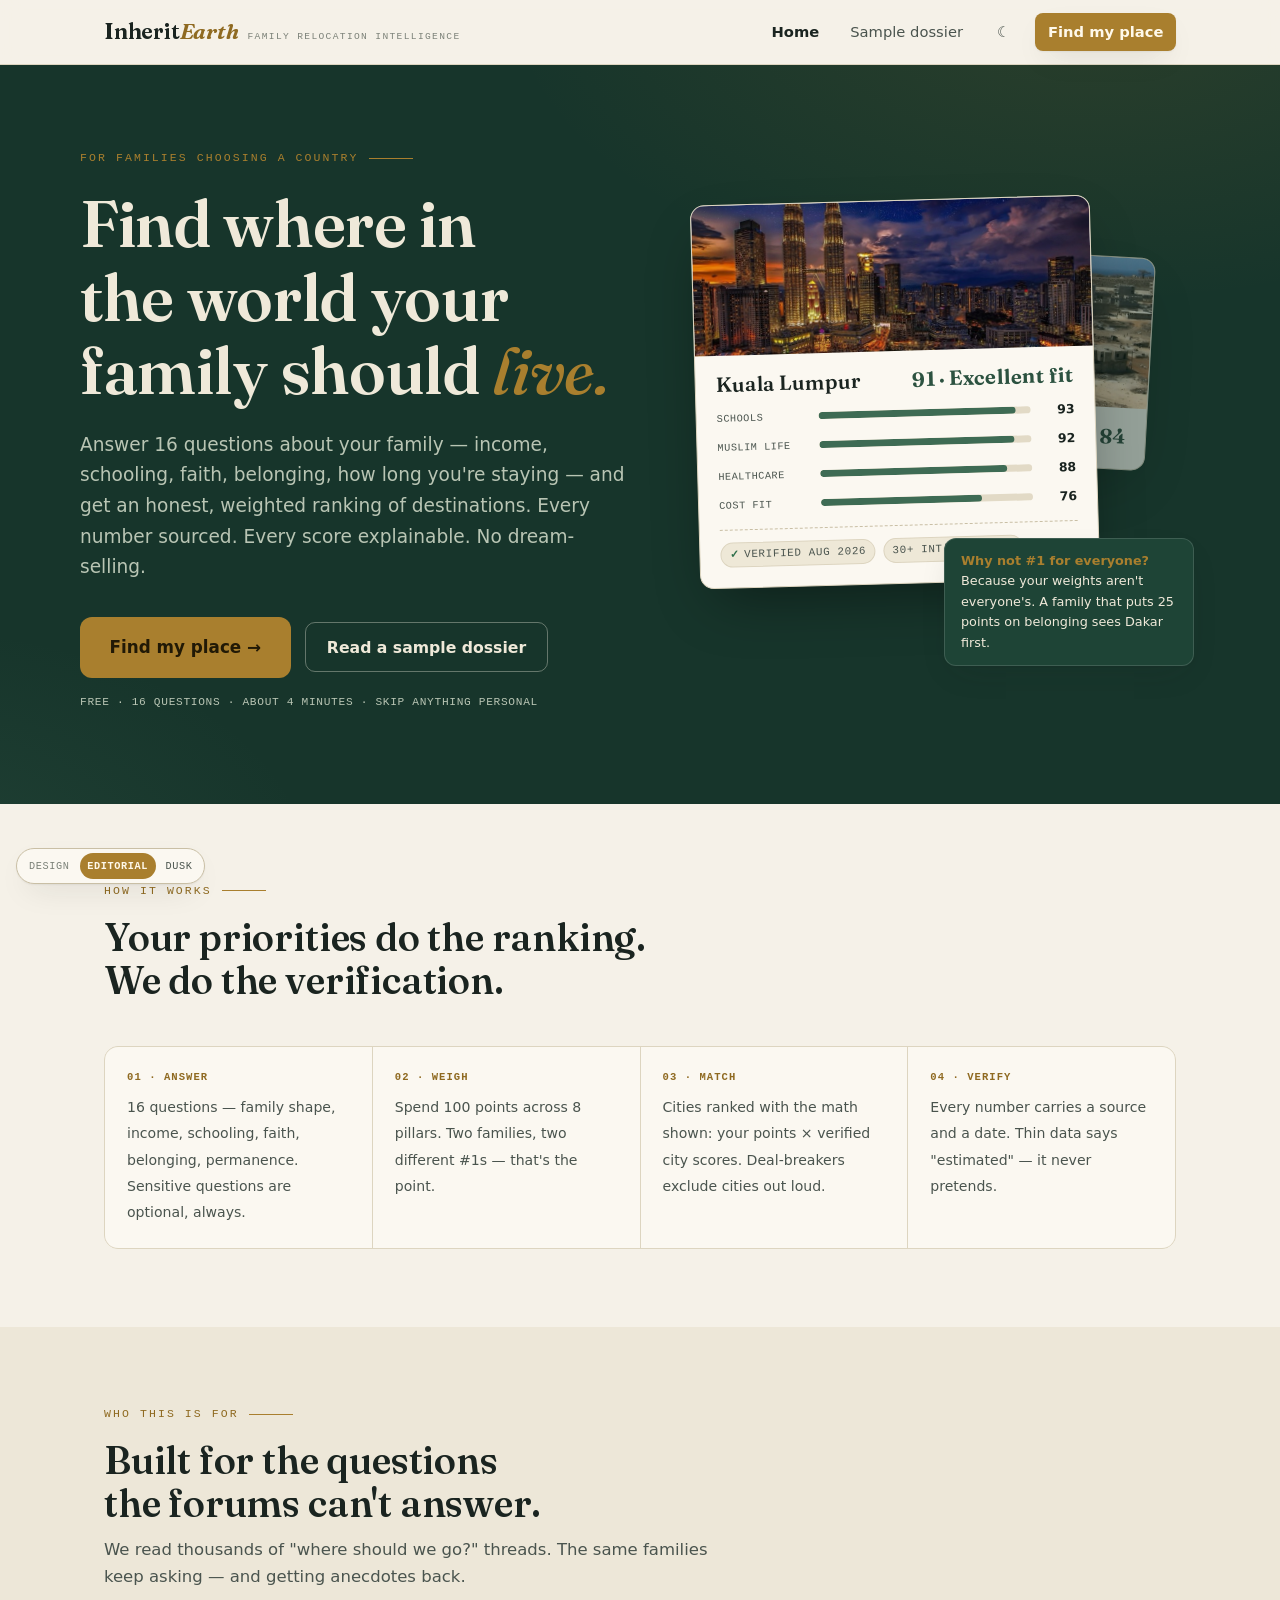
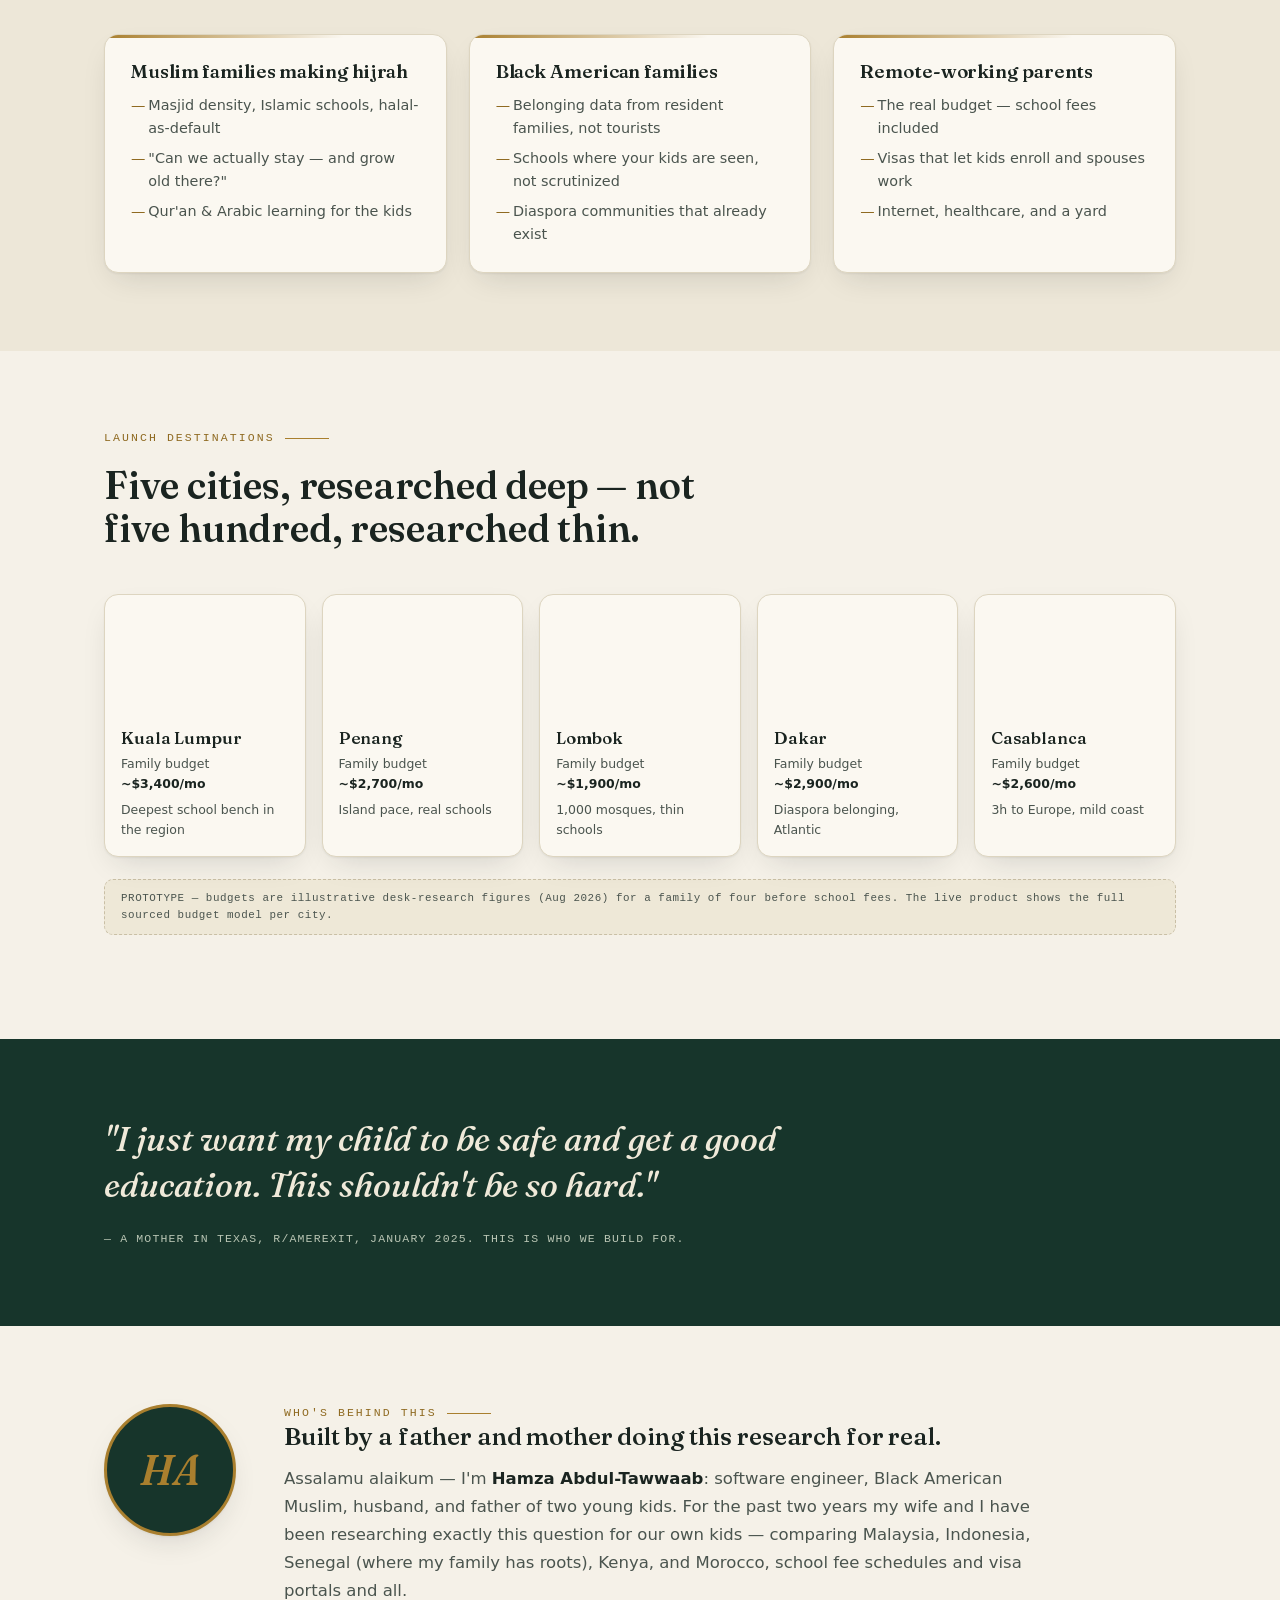
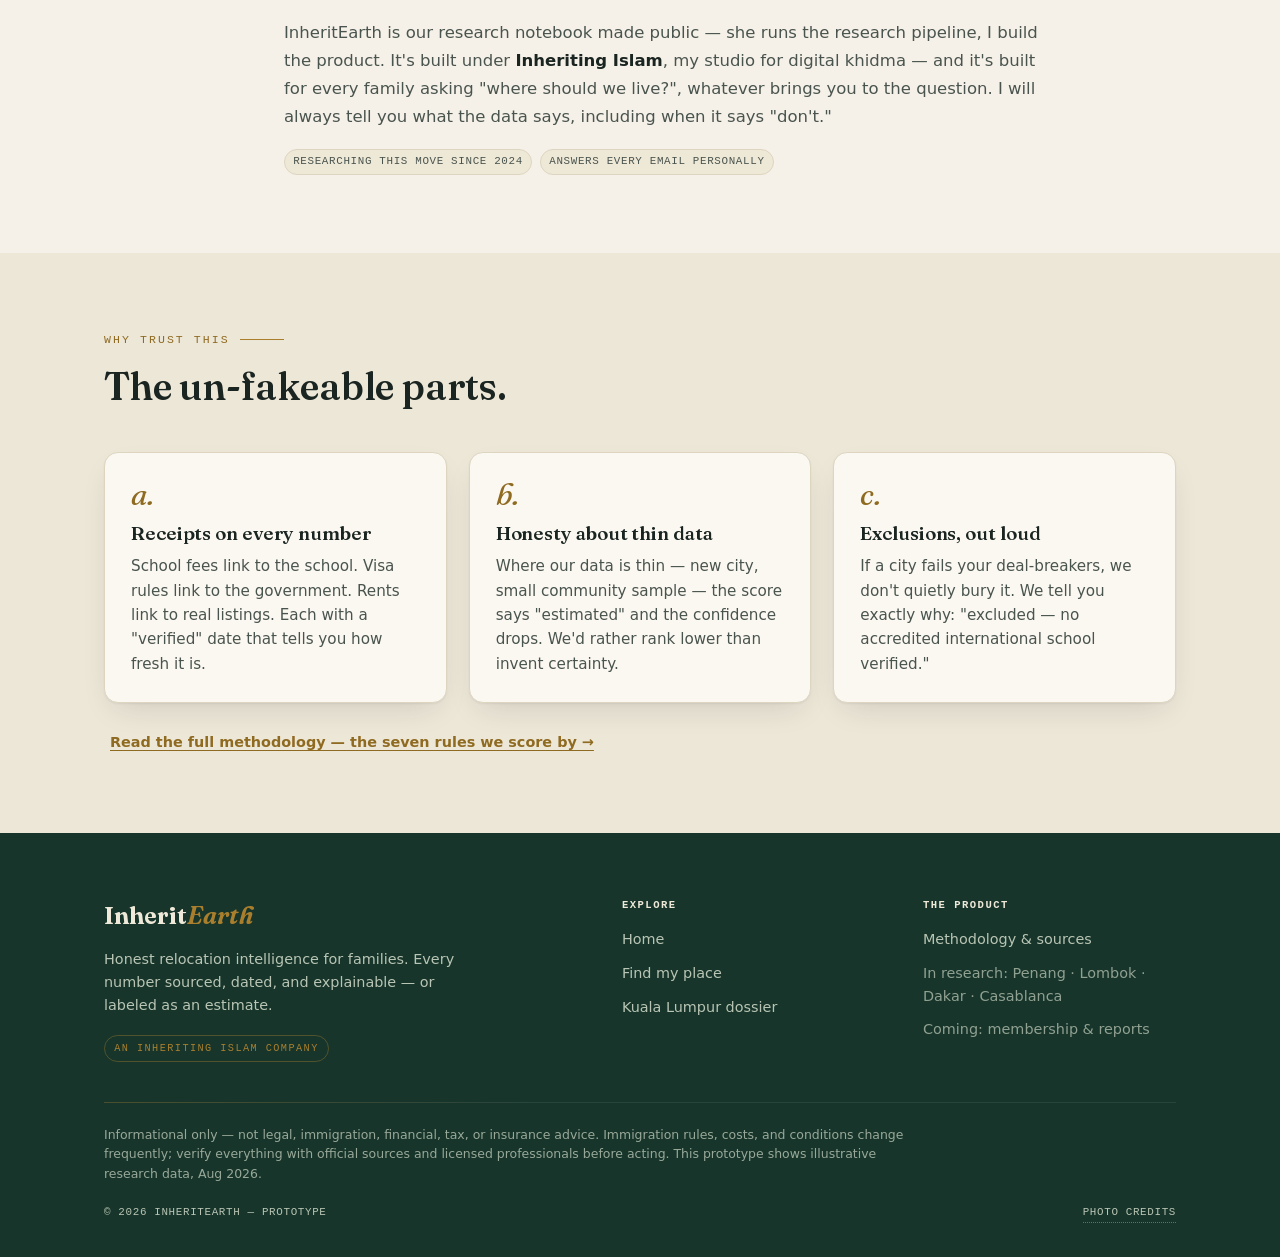
<file: index.html>
<!doctype html>
<html lang="en">
<head>
<meta charset="utf-8">
<meta name="viewport" content="width=device-width,initial-scale=1">
<title>InheritEarth — Find where in the world your family should live</title>
<meta name="description" content="A personalized relocation intelligence platform for families. Weighted matching across schools, visas, cost, faith community, belonging, healthcare — every number sourced and dated.">
<meta property="og:type" content="website">
<meta property="og:title" content="InheritEarth — Find where in the world your family should live">
<meta property="og:description" content="16 questions. Your priorities. An honest, weighted ranking of destinations — every number sourced and dated. Built for families, including the questions the forums can't answer.">
<meta property="og:url" content="https://inheriting-islam.github.io/inheritearth-prototype/">
<meta property="og:image" content="https://inheriting-islam.github.io/inheritearth-prototype/assets/og.jpg">
<meta property="og:image:width" content="1200">
<meta property="og:image:height" content="630">
<meta name="twitter:card" content="summary_large_image">
<meta name="twitter:title" content="InheritEarth — Find where in the world your family should live">
<meta name="twitter:image" content="https://inheriting-islam.github.io/inheritearth-prototype/assets/og.jpg">
<link rel="icon" href="data:image/svg+xml,<svg xmlns='http://www.w3.org/2000/svg' viewBox='0 0 100 100'><text y='.9em' font-size='90'>🌍</text></svg>">
<link rel="stylesheet" href="src/styles.css">
<!-- ANALYTICS — uncomment after creating accounts (see README.md):
<script defer data-domain="inheriting-islam.github.io" src="https://plausible.io/js/script.js"></script>
<script>/* PostHog snippet + posthog.init('YOUR_KEY',{api_host:'https://us.i.posthog.com'}) */</script>
-->
</head>
<body>

<header class="hdr"><div class="wrap hdr-in">
  <button class="logo" data-nav="home" aria-label="InheritEarth home">
    <span class="mark">Inherit<em>Earth</em></span>
    <span class="tag hide-m">Family relocation intelligence</span>
  </button>
  <nav class="nav">
    <button data-nav="home" class="on">Home</button>
    <button data-nav="dossier" class="hide-m">Sample dossier</button>
    <button id="theme-toggle" class="theme-toggle" aria-label="Switch between light and dark theme" title="Switch theme"></button>
    <button data-nav="quiz" class="btn btn-brass" style="margin-left:8px">Find my place</button>
  </nav>
</div></header>

<!-- ============================ HOME ============================ -->
<main id="view-home" class="view active">

  <section class="hero"><div class="wrap hero-in">
    <div>
      <div class="eyebrow">For families choosing a country</div>
      <h1>Find where in the world your family should <em>live.</em></h1>
      <p class="lede">Answer 16 questions about your family — income, schooling, faith, belonging, how long you're staying — and get an honest, weighted ranking of destinations. Every number sourced. Every score explainable. No dream-selling.</p>
      <div class="hero-ctas">
        <button class="btn btn-onever btn-lg" data-nav="quiz">Find my place →</button>
        <button class="btn btn-ghost" data-nav="dossier" style="border-color:rgba(244,239,226,.35);color:var(--on-ever)">Read a sample dossier</button>
      </div>
      <p class="hero-note">FREE · 16 QUESTIONS · ABOUT 4 MINUTES · SKIP ANYTHING PERSONAL</p>
    </div>
    <div class="stack">
      <article class="dcard back" aria-hidden="true">
        <div class="ph" style="background-image:url('assets/dakar-sm.jpg')"></div>
        <div class="bd"><h3>Dakar <span class="match">84</span></h3></div>
      </article>
      <article class="dcard front">
        <div class="ph" style="background-image:url('assets/kl-skyline-sm.jpg')"></div>
        <div class="bd">
          <h3>Kuala Lumpur <span class="match">91 · Excellent fit</span></h3>
          <div class="rows">
            <div class="drow"><span class="lbl">Schools</span><span class="meter"><i data-w="93" style="width:0"></i></span><span class="val">93</span></div>
            <div class="drow"><span class="lbl">Muslim life</span><span class="meter"><i data-w="92" style="width:0"></i></span><span class="val">92</span></div>
            <div class="drow"><span class="lbl">Healthcare</span><span class="meter"><i data-w="88" style="width:0"></i></span><span class="val">88</span></div>
            <div class="drow"><span class="lbl">Cost fit</span><span class="meter"><i data-w="76" style="width:0"></i></span><span class="val">76</span></div>
          </div>
          <div class="foot">
            <span class="chip"><span class="tick">✓</span> Verified Aug 2026</span>
            <span class="chip">30+ int'l schools</span>
          </div>
        </div>
      </article>
      <div class="hero-badge"><b>Why not #1 for everyone?</b> Because your weights aren't everyone's. A family that puts 25 points on belonging sees Dakar first.</div>
    </div>
  </div></section>

  <section class="sec"><div class="wrap">
    <div class="sec-head">
      <div class="eyebrow">How it works</div>
      <h2>Your priorities do the ranking. We do the verification.</h2>
    </div>
    <div class="method">
      <div><b>01 · Answer</b><span>16 questions — family shape, income, schooling, faith, belonging, permanence. Sensitive questions are optional, always.</span></div>
      <div><b>02 · Weigh</b><span>Spend 100 points across 8 pillars. Two families, two different #1s — that's the point.</span></div>
      <div><b>03 · Match</b><span>Cities ranked with the math shown: your points × verified city scores. Deal-breakers exclude cities out loud.</span></div>
      <div><b>04 · Verify</b><span>Every number carries a source and a date. Thin data says "estimated" — it never pretends.</span></div>
    </div>
  </div></section>

  <section class="sec sec-alt"><div class="wrap">
    <div class="sec-head">
      <div class="eyebrow">Who this is for</div>
      <h2>Built for the questions the forums can't answer.</h2>
      <p>We read thousands of "where should we go?" threads. The same families keep asking — and getting anecdotes back.</p>
    </div>
    <div class="who">
      <div class="card"><h3>Muslim families making hijrah</h3>
        <ul><li>Masjid density, Islamic schools, halal-as-default</li><li>"Can we actually stay — and grow old there?"</li><li>Qur'an &amp; Arabic learning for the kids</li></ul></div>
      <div class="card"><h3>Black American families</h3>
        <ul><li>Belonging data from resident families, not tourists</li><li>Schools where your kids are seen, not scrutinized</li><li>Diaspora communities that already exist</li></ul></div>
      <div class="card"><h3>Remote-working parents</h3>
        <ul><li>The real budget — school fees included</li><li>Visas that let kids enroll and spouses work</li><li>Internet, healthcare, and a yard</li></ul></div>
    </div>
  </div></section>

  <section class="sec"><div class="wrap">
    <div class="sec-head">
      <div class="eyebrow">Launch destinations</div>
      <h2>Five cities, researched deep — not five hundred, researched thin.</h2>
    </div>
    <div class="dests">
      <button class="dest" data-nav="dossier"><span class="ph" style="background-image:url('assets/kl-skyline-sm.jpg')"></span>
        <span class="bd"><h3>Kuala Lumpur</h3><span class="stat">Family budget <b>~$3,400/mo</b></span><span class="stat">Deepest school bench in the region</span></span></button>
      <button class="dest" data-nav="quiz"><span class="ph" style="background-image:url('assets/penang-sm.jpg')"></span>
        <span class="bd"><h3>Penang</h3><span class="stat">Family budget <b>~$2,700/mo</b></span><span class="stat">Island pace, real schools</span></span></button>
      <button class="dest" data-nav="quiz"><span class="ph" style="background-image:url('assets/lombok-beach-sm.jpg')"></span>
        <span class="bd"><h3>Lombok</h3><span class="stat">Family budget <b>~$1,900/mo</b></span><span class="stat">1,000 mosques, thin schools</span></span></button>
      <button class="dest" data-nav="quiz"><span class="ph" style="background-image:url('assets/dakar-sm.jpg')"></span>
        <span class="bd"><h3>Dakar</h3><span class="stat">Family budget <b>~$2,900/mo</b></span><span class="stat">Diaspora belonging, Atlantic</span></span></button>
      <button class="dest" data-nav="quiz"><span class="ph" style="background-image:url('assets/casablanca-sm.jpg')"></span>
        <span class="bd"><h3>Casablanca</h3><span class="stat">Family budget <b>~$2,600/mo</b></span><span class="stat">3h to Europe, mild coast</span></span></button>
    </div>
    <p class="proto-note" style="margin-top:22px">PROTOTYPE — budgets are illustrative desk-research figures (Aug 2026) for a family of four before school fees. The live product shows the full sourced budget model per city.</p>
  </div></section>

  <section class="sec quoteband"><div class="wrap">
    <blockquote>"I just want my child to be safe and get a good education. This shouldn't be so hard."</blockquote>
    <cite>— A mother in Texas, r/AmerExit, January 2025. This is who we build for.</cite>
  </div></section>

  <section class="sec" id="founder"><div class="wrap founder-in">
    <div class="avatar" aria-hidden="true"><span>HA</span></div>
    <div>
      <div class="eyebrow">Who's behind this</div>
      <h2>Built by a father and mother doing this research for real.</h2>
      <p class="founder-p">Assalamu alaikum — I'm <b>Hamza Abdul-Tawwaab</b>: software engineer, Black American Muslim, husband, and father of two young kids. For the past two years my wife and I have been researching exactly this question for our own kids — comparing Malaysia, Indonesia, Senegal (where my family has roots), Kenya, and Morocco, school fee schedules and visa portals and all.</p>
      <p class="founder-p">InheritEarth is our research notebook made public — she runs the research pipeline, I build the product. It's built under <b>Inheriting Islam</b>, my studio for digital khidma — and it's built for every family asking "where should we live?", whatever brings you to the question. I will always tell you what the data says, including when it says "don't."</p>
      <div class="founder-chips">
        <span class="chip">Researching this move since 2024</span>
        <span class="chip">Answers every email personally</span>
      </div>
    </div>
  </div></section>

  <section class="sec sec-alt" id="methodology"><div class="wrap">
    <div class="sec-head">
      <div class="eyebrow">Why trust this</div>
      <h2>The un-fakeable parts.</h2>
    </div>
    <div class="grid3">
      <div class="card"><div class="stepnum">a.</div><h3>Receipts on every number</h3><p>School fees link to the school. Visa rules link to the government. Rents link to real listings. Each with a "verified" date that tells you how fresh it is.</p></div>
      <div class="card"><div class="stepnum">b.</div><h3>Honesty about thin data</h3><p>Where our data is thin — new city, small community sample — the score says "estimated" and the confidence drops. We'd rather rank lower than invent certainty.</p></div>
      <div class="card"><div class="stepnum">c.</div><h3>Exclusions, out loud</h3><p>If a city fails your deal-breakers, we don't quietly bury it. We tell you exactly why: "excluded — no accredited international school verified."</p></div>
    </div>
    <p style="margin-top:26px"><button class="rlink" data-nav="method">Read the full methodology — the seven rules we score by →</button></p>
  </div></section>

  <footer class="ftr"><div class="wrap">
    <div class="ftr-top">
      <div class="ftr-brand">
        <div class="mark">Inherit<em>Earth</em></div>
        <p class="ftr-tag">Honest relocation intelligence for families. Every number sourced, dated, and explainable — or labeled as an estimate.</p>
        <span class="co">An Inheriting Islam company</span>
      </div>
      <nav class="ftr-col" aria-label="Explore">
        <b>Explore</b>
        <button data-nav="home">Home</button>
        <button data-nav="quiz">Find my place</button>
        <button data-nav="dossier">Kuala Lumpur dossier</button>
      </nav>
      <div class="ftr-col">
        <b>The product</b>
        <button data-nav="method">Methodology &amp; sources</button>
        <span>In research: Penang · Lombok · Dakar · Casablanca</span>
        <span>Coming: membership &amp; reports</span>
      </div>
    </div>
    <div class="ftr-div" role="presentation"></div>
    <p class="ftr-legal">Informational only — not legal, immigration, financial, tax, or insurance advice. Immigration rules, costs, and conditions change frequently; verify everything with official sources and licensed professionals before acting. This prototype shows illustrative research data, Aug 2026.</p>
    <div class="ftr-bottom">
      <span>© 2026 InheritEarth — prototype</span>
      <details class="credits">
        <summary>Photo credits</summary>
        <p>Via Wikimedia Commons: Walkerssk (CC0) · IQRemix (CC BY-SA 2.0) · CEphoto, Uwe Aranas (CC BY-SA 3.0) · Milei.vencel (CC BY-SA 3.0) · yeowatzup (CC BY 2.0) · Lasthib (CC0) · Vyacheslav Argenberg (CC BY 4.0) · Jeff Attaway (CC BY 2.0) · Milamber's portfolio (CC BY 2.0) · Timothy A. Gonsalves (CC BY-SA 4.0) · PattayaPatrol (CC BY-SA 4.0) · Jpatokal (CC BY-SA 4.0)</p>
      </details>
    </div>
  </div></footer>
</main>

<!-- ============================ QUIZ ============================ -->
<main id="view-quiz" class="view">
  <div class="qbar"><i id="qbar" style="width:0"></i></div>
  <div class="quiz-shell wrap">
    <div class="qmeta"><span id="qmeta-left"></span><span id="qmeta-right"></span></div>
    <div class="qbody" id="qcontent"></div>
    <div class="qnav">
      <div><button class="btn btn-ghost" id="q-back">← Back</button></div>
      <div id="qnav-right" style="display:flex;gap:14px;align-items:center">
        <button class="qskip" id="q-skip">Prefer not to say — skip</button>
        <button class="btn btn-brass" id="q-next">Continue →</button>
      </div>
    </div>
  </div>
</main>

<!-- ============================ RESULTS ============================ -->
<main id="view-results" class="view"><div id="res-wrap"></div></main>

<!-- ============================ DOSSIER ============================ -->
<main id="view-dossier" class="view">
  <section class="doss-hero" style="background-image:url('assets/kl-skyline.jpg')"><div class="wrap">
    <div class="eyebrow" style="color:var(--brass)">City dossier · Malaysia</div>
    <h1>Kuala Lumpur</h1>
    <p class="sub">The deepest family toolkit in the Muslim world: 30+ international schools, JCI hospitals, English everywhere, and a visa menu that actually includes families.</p>
    <div class="chips">
      <span class="chip"><span class="tick">✓</span> Updated Aug 2026</span>
      <span class="chip"><span class="tick">✓</span> Human-reviewed Jul 2026</span>
      <span class="chip">Sample dossier — prototype data</span>
    </div>
  </div></section>

  <nav class="subnav"><div class="wrap subnav-in">
    <a href="#d-snapshot">Snapshot</a><a href="#d-budget">Family budget</a><a href="#d-schools">Schools</a><a href="#d-visas">Visas</a><a href="#d-health">Healthcare</a><a href="#d-muslim">Muslim life</a><a href="#d-belong">Belonging</a><a href="#d-honest">The honest take</a>
  </div></nav>

  <section class="dsec" id="d-snapshot"><div class="wrap">
    <div class="eyebrow">Snapshot</div>
    <h2>The numbers a family actually needs first.</h2>
    <div class="stats">
      <div class="stat-t"><div class="n">~$3,400<span style="font-size:1rem;color:var(--ink-3)">/mo</span></div><div class="l">Realistic family-of-4 budget incl. mid-tier int'l school</div><span class="chip"><span class="tick">✓</span> model · Aug 2026</span></div>
      <div class="stat-t"><div class="n">30+</div><div class="l">International schools in metro KL</div><span class="chip">fee database in progress</span></div>
      <div class="stat-t"><div class="n">$900–1,400</div><div class="l">3-bedroom family rental, expat-favorite neighborhoods</div><span class="chip">12 listings sampled</span></div>
      <div class="stat-t"><div class="n">3</div><div class="l">JCI-accredited hospitals with pediatrics + NICU</div><span class="chip"><span class="tick">✓</span> verified</span></div>
    </div>
    <div class="callout"><b>The one number that surprises everyone:</b> housing is cheap; schooling is not. Top-tier international schools run RM80,000–180,000 (~$17k–38k) per child per year. The mid-tier is where most expat families actually land — and that's the tier our budget models use.</div>
  </div></section>

  <section class="dsec" id="d-budget"><div class="wrap">
    <div class="eyebrow">Family budget</div>
    <h2>A real month, family of four.</h2>
    <p class="intro">Two kids in a mid-tier international school, 3BR in a family neighborhood, one car. Western-comfort groceries, not austerity.</p>
    <div class="tbl-wrap"><table>
      <thead><tr><th>Line item</th><th>Notes</th><th style="text-align:right">USD / month</th></tr></thead>
      <tbody>
        <tr><td>Rent — 3BR condo<span class="sub">Mont Kiara / TTDI / Desa ParkCity band</span></td><td>Pool, gym, guarded — standard in this band</td><td class="num">$1,150</td></tr>
        <tr><td>School fees — 2 children<span class="sub">Mid-tier international (annual ÷ 12)</span></td><td>Top tier would add $1,500–2,500/mo</td><td class="num">$1,300</td></tr>
        <tr><td>Groceries &amp; eating out</td><td>Halal is the default, not a hunt</td><td class="num">$620</td></tr>
        <tr><td>Car + fuel + Grab</td><td>KL is a driving city; school-run traffic is real</td><td class="num">$260</td></tr>
        <tr><td>Utilities, internet, phones</td><td>500Mbps fibre widely available</td><td class="num">$150</td></tr>
        <tr><td>Health insurance — family</td><td>Regional private plan, mid coverage</td><td class="num">$240</td></tr>
        <tr><td>Everything else<span class="sub">Activities, help, buffer</span></td><td></td><td class="num">$300</td></tr>
        <tr class="total"><td>Realistic total</td><td>Without international school: ~$2,450</td><td class="num">~$4,020</td></tr>
      </tbody>
    </table></div>
    <p class="proto-note">PROTOTYPE FIGURES — desk research, Aug 2026. Live product: every line links to its listing sample or fee schedule, with history.</p>
  </div></section>

  <section class="dsec" id="d-schools"><div class="wrap">
    <div class="eyebrow">Schools</div>
    <h2>The deepest school bench in the region — priced in tiers.</h2>
    <div class="tbl-wrap"><table>
      <thead><tr><th>School</th><th>Curriculum</th><th>Character</th><th style="text-align:right">Annual fees*</th></tr></thead>
      <tbody>
        <tr><td>Alice Smith School<span class="sub">Est. 1946</span></td><td>British</td><td>The legacy name; long waitlists</td><td class="num">RM 90k–160k</td></tr>
        <tr><td>ISKL<span class="sub">Ampang Hilir</span></td><td>American / IB</td><td>Biggest campus, strongest IB results</td><td class="num">RM 120k–190k</td></tr>
        <tr><td>Garden International</td><td>British</td><td>Academic, Mont Kiara convenience</td><td class="num">RM 75k–145k</td></tr>
        <tr><td>Nexus International</td><td>IB</td><td>Tech-forward, boarding option</td><td class="num">RM 60k–120k</td></tr>
        <tr><td>Sri KL / Nobel band<span class="sub">The value tier</span></td><td>British / national+</td><td>Where budget-minded expats actually enroll</td><td class="num">RM 25k–45k</td></tr>
        <tr><td>International Islamic School<span class="sub">IIUM-linked</span></td><td>Cambridge + Islamic studies</td><td>Qur'an, Arabic, and IGCSEs under one roof</td><td class="num">RM 18k–32k</td></tr>
      </tbody>
    </table></div>
    <p class="proto-note">*Ranges from published 2026–27 fee schedules and school contact, rounded — always confirm with the school. Live product: full sortable database, USD toggle, enrollment fees included.</p>
    <div class="callout"><b>The hack the forums whisper:</b> licensed teachers get major tuition discounts — sometimes free places — for their own children at hiring schools. If one parent can teach, the math changes completely.</div>
  </div></section>

  <section class="dsec" id="d-visas"><div class="wrap">
    <div class="eyebrow">Visas &amp; residency</div>
    <h2>Three real routes for families — and what each is for.</h2>
    <div class="visa-cards">
      <div class="vcard"><h3>MM2H (Silver) <span class="fit">Long-haul families</span></h3>
        <ul><li>Fixed deposit: <b>US$150,000</b></li><li>Pass length: <b>5 years, renewable</b></li><li>Kids can study: <b>Yes</b></li><li>Spouse can work: <b>No (separate permit)</b></li><li>Path to PR: <b>Discretionary, slow</b></li></ul>
        <span class="chip"><span class="tick">✓</span> Verify · official MM2H portal ↗</span></div>
      <div class="vcard"><h3>DE Rantau <span class="fit">Remote workers</span></h3>
        <ul><li>Income floor: <b>~US$24,000/yr</b> (remote)</li><li>Pass length: <b>12 months, renewable once</b></li><li>Dependents: <b>Yes</b></li><li>Kids can study: <b>Yes (int'l schools)</b></li><li>Path to PR: <b>None — a trial run, not a home</b></li></ul>
        <span class="chip"><span class="tick">✓</span> Verify · MDEC DE Rantau ↗</span></div>
      <div class="vcard"><h3>Employment Pass <span class="fit no">If you're hired</span></h3>
        <ul><li>Requires: <b>Malaysian employer sponsor</b></li><li>Dependents: <b>Yes, with schooling</b></li><li>Spouse work: <b>Possible via own permit</b></li><li>Stability: <b>Tied to the job</b></li></ul>
        <span class="chip"><span class="tick">✓</span> Verify · ESD Malaysia ↗</span></div>
    </div>
    <div class="callout"><b>The permanence question, answered straight:</b> Malaysia will let your family live well for decades — but permanent residency is discretionary and citizenship is rare. If "we need somewhere we can grow old with certainty" is your deal-breaker, weight residency high and read your results accordingly. We will never blur this.</div>
  </div></section>

  <section class="dsec" id="d-health"><div class="wrap">
    <div class="eyebrow">Healthcare</div>
    <h2>The region's safety net — in English.</h2>
    <div class="two-col">
      <div class="card"><h3>What we verified</h3><p>Gleneagles KL, Prince Court, and Pantai carry JCI accreditation with 24/7 pediatric emergency, NICU capability, and English-speaking staff. Routine pediatric visits run $15–40; a family regional insurance plan $200–300/month. Medical tourism volume keeps standards market-tested.</p></div>
      <div class="card"><h3>What to weigh</h3><p>Public hospitals are competent but crowded and Bahasa-first. Complex chronic care means the private system — insure accordingly. Haze weeks (usually Sep–Oct) matter for asthmatic kids; we track AQI seasonality in the live product.</p></div>
    </div>
  </div></section>

  <section class="dsec" id="d-muslim"><div class="wrap">
    <div class="eyebrow">Muslim life</div>
    <h2>Not accommodation — atmosphere.</h2>
    <div class="two-col">
      <div>
        <p class="intro" style="margin-bottom:14px">The azan is ambient. Halal is the default at every table. Eid empties the city twice a year, schools plan around Ramadan, and every neighborhood keeps a surau within walking distance. For families coming from places where practicing takes planning, the change is the point.</p>
        <div class="commrep" style="margin-top:8px">
          <div class="head"><h3>What families report</h3><span class="chip">Compiled from first-person accounts in public communities, 2023–26 · resident survey underway</span></div>
          <blockquote>"My kids learned more Qur'an in one year of school here than in five years of weekend classes back home."</blockquote>
          <p class="attr">US family, 3 years in KL — community interview</p>
          <blockquote>"There are tons of masjids, halal food everywhere... if you have any questions about Malaysia, you can ask me."</blockquote>
          <p class="attr">Malaysian local, r/MuslimLounge thread, 2023</p>
        </div>
      </div>
      <div><img src="assets/masjid.jpg" alt="Putra Mosque, Putrajaya" style="border-radius:14px;height:100%;object-fit:cover" loading="lazy"></div>
    </div>
  </div></section>

  <section class="dsec" id="d-belong"><div class="wrap">
    <div class="eyebrow">Belonging</div>
    <h2>The Black-family experience, reported by Black families.</h2>
    <div class="commrep">
      <div class="head"><h3>Community-reported — not a score we invented</h3><span class="chip warn">9 sourced public accounts so far · below our n=10 scoring bar — shown as testimony, not a number</span></div>
      <p style="color:var(--ink-2);font-size:.95rem;margin-bottom:6px">What those accounts describe: curiosity more than hostility; an American accent that reads before skin color in most interactions; a small but real Black American community anchored around int'l schools and remote-work circles. Colorism exists in local contexts — described as "noticed, not targeted." Resident interviews are underway before this ever becomes a scored pillar.</p>
      <blockquote>"It's the difference between someone hating you and being annoyed by you... they won't need to hear you speak."</blockquote>
      <p class="attr">Comparative framing from a Black American expat discussion, r/AmerExit, 2024</p>
    </div>
  </div></section>

  <section class="dsec" id="d-honest"><div class="wrap">
    <div class="honest">
      <h3>The honest take — what the brochures skip</h3>
      <p>The heat is not a vibe, it's a constraint: outdoor life happens before 10am and after 5pm, and one family in our threads left after six months because of it. Traffic will shape where you live more than any neighborhood ranking — pick the school first, then live near it. Top-tier school fees rival Western private schools, and they rise every year. And you will likely always be a resident, not a citizen: Malaysia is generous with welcome and stingy with permanence.</p>
      <p>If those four things are priced in, almost every family we've studied who chose KL stayed — or left for Penang.</p>
    </div>
    <div class="doss-cta">
      <button class="btn btn-brass btn-lg" data-nav="quiz">See how KL scores for <em style="font-style:italic">your</em> family →</button>
      <span class="chip"><span class="tick">✓</span> Every claim above gets a source link in the live product</span>
    </div>
  </div></section>
</main>

<!-- ============================ METHODOLOGY ============================ -->
<main id="view-method" class="view">
  <section class="meth-hero"><div class="wrap">
    <div class="eyebrow" style="color:var(--brass)">Methodology &amp; sources</div>
    <h1>The rules we score by.</h1>
    <p>A ranking you can't interrogate is a vibe with decimals. These are the operating rules behind every number on this site — they are the product.</p>
  </div></section>
  <section class="sec"><div class="wrap">
    <div class="rule"><span class="no">01</span><div><h3>Your weights do the ranking — we never editorialize the order.</h3><p>Every match score is your 100-point allocation multiplied by city pillar scores, summed. Two families get two different rankings from identical data. The math is shown on every card under "Why this score?" — no hidden adjustments, no sponsored placement, ever.</p></div></div>
    <div class="rule"><span class="no">02</span><div><h3>Every fact carries a source and a date.</h3><p>Visa rules cite the government portal. School fees cite the school's published schedule. Rents cite sampled listings. Each carries a "verified" date; when a fact ages past our freshness bar — 6 months for visas, 12 for fees and healthcare — it's flagged stale until re-checked by a human.</p></div></div>
    <div class="rule"><span class="no">03</span><div><h3>Thin data says so. Out loud.</h3><p>Where our data is thin, the score is labeled "estimated," drawn with a hatched bar, and the city's confidence rating drops. We'd rather rank lower than invent certainty. Missing data is never silently scored as average-and-hidden.</p></div></div>
    <div class="rule"><span class="no">04</span><div><h3>Lived-experience data needs at least 10 independent reports before it becomes a number.</h3><p>Community experience — Muslim life quality, Black-family belonging — is real data, but below 10 independent resident reports we show testimony with sourcing, never a score. Above the bar, the count and date range are displayed with the number.</p></div></div>
    <div class="rule"><span class="no">05</span><div><h3>Deal-breakers exclude cities publicly.</h3><p>If a destination fails your hard constraints — no accredited international school, budget exceeded with school fees included — it's excluded with the exact reason stated, not quietly dropped. An excluded city with a great score is our honesty working as intended.</p></div></div>
    <div class="rule"><span class="no">06</span><div><h3>We publish information, not advice.</h3><p>Nothing here is legal, immigration, tax, or financial advice, and match results are destinations to research — not visas you qualify for. For your specific case, always verify with official sources and licensed professionals. We link both, everywhere.</p></div></div>
    <div class="rule"><span class="no">07</span><div><h3>Prototype status, stated plainly.</h3><p>This is a working prototype: five launch cities, scores built from desk research (Aug 2026), quotes drawn from cited public community threads, resident survey in progress. Anything not yet verified to the standard above is labeled — and the live product ships with the receipts visible on every number.</p></div></div>
    <div class="doss-cta" style="padding-top:26px"><button class="btn btn-brass btn-lg" data-nav="quiz">See it work — find my place →</button></div>
  </div></section>
</main>

<nav class="vswitch" aria-label="Design versions"><span>Design</span><a href="./" class="cur">Editorial</a><a href="v3/">Dusk</a></nav>
<div class="toast" id="toast" role="status"></div>
<script src="src/app.js"></script>
</body>
</html>
</file>
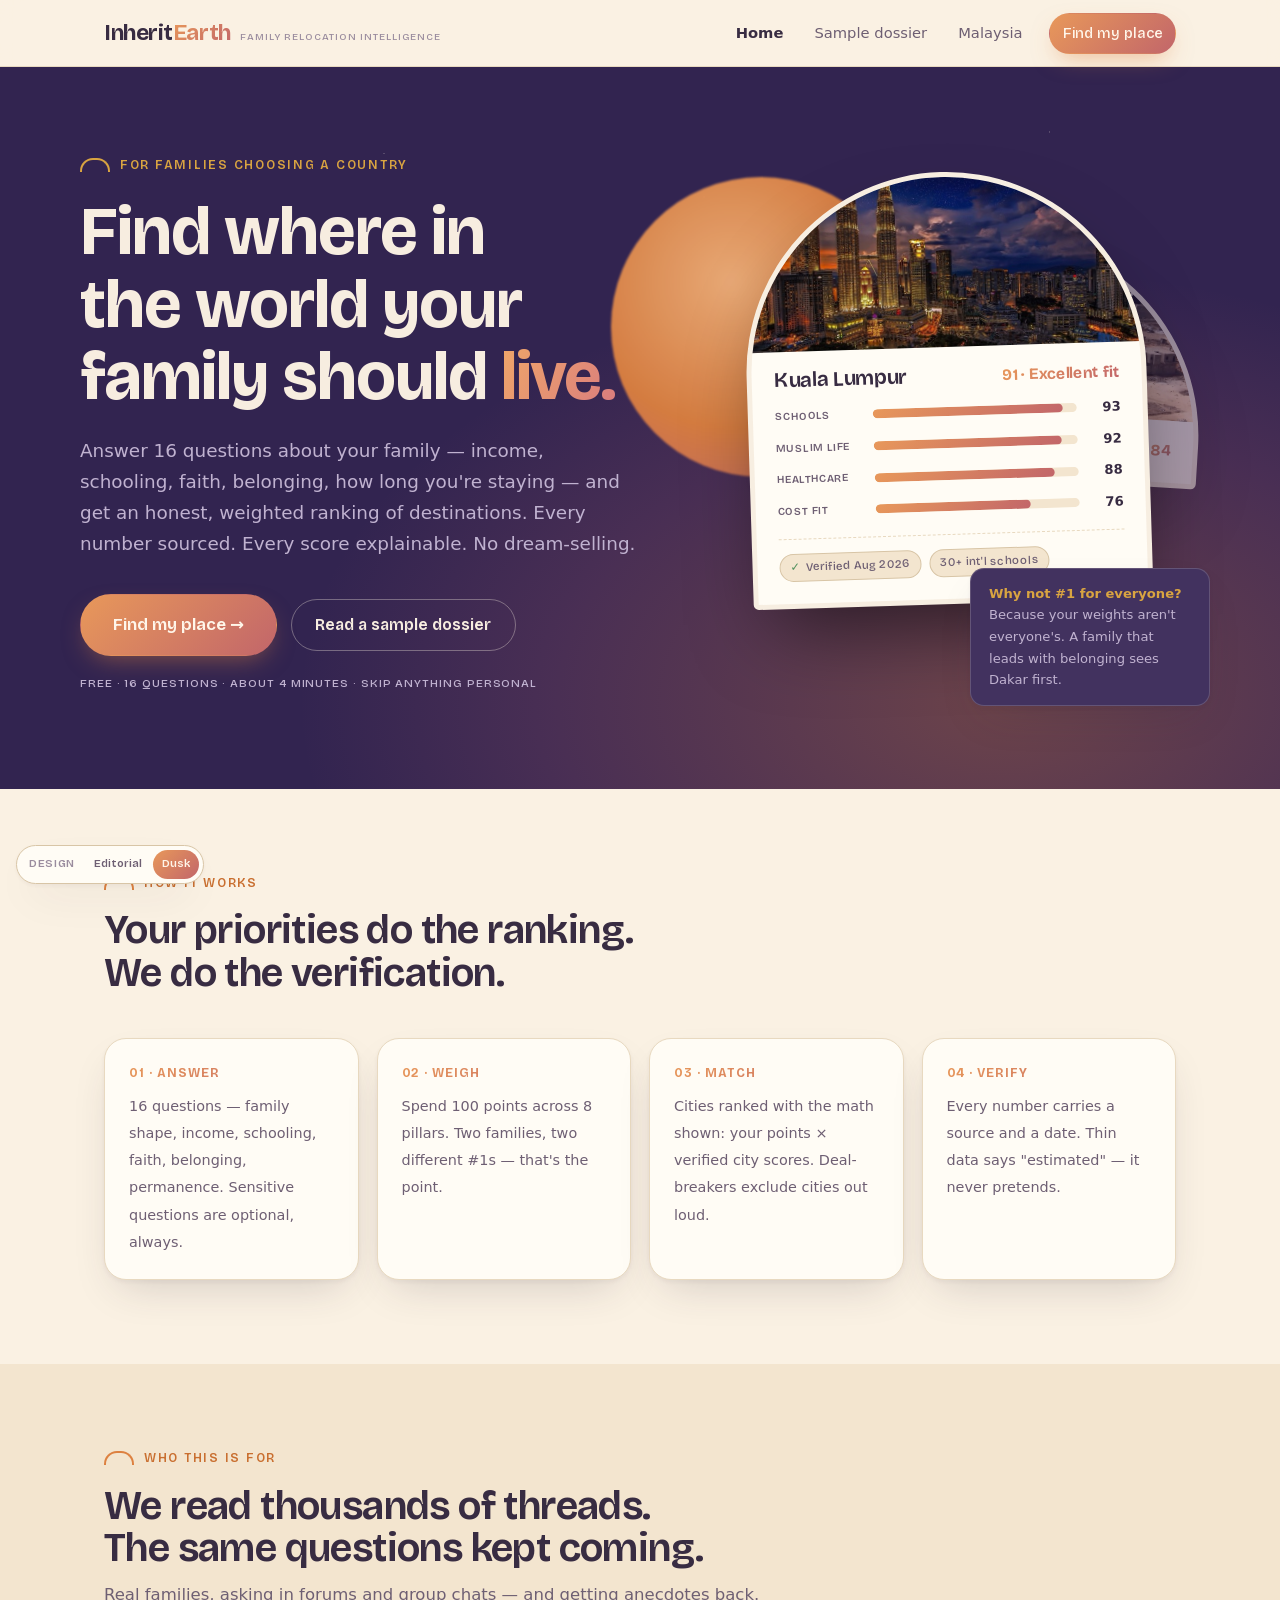
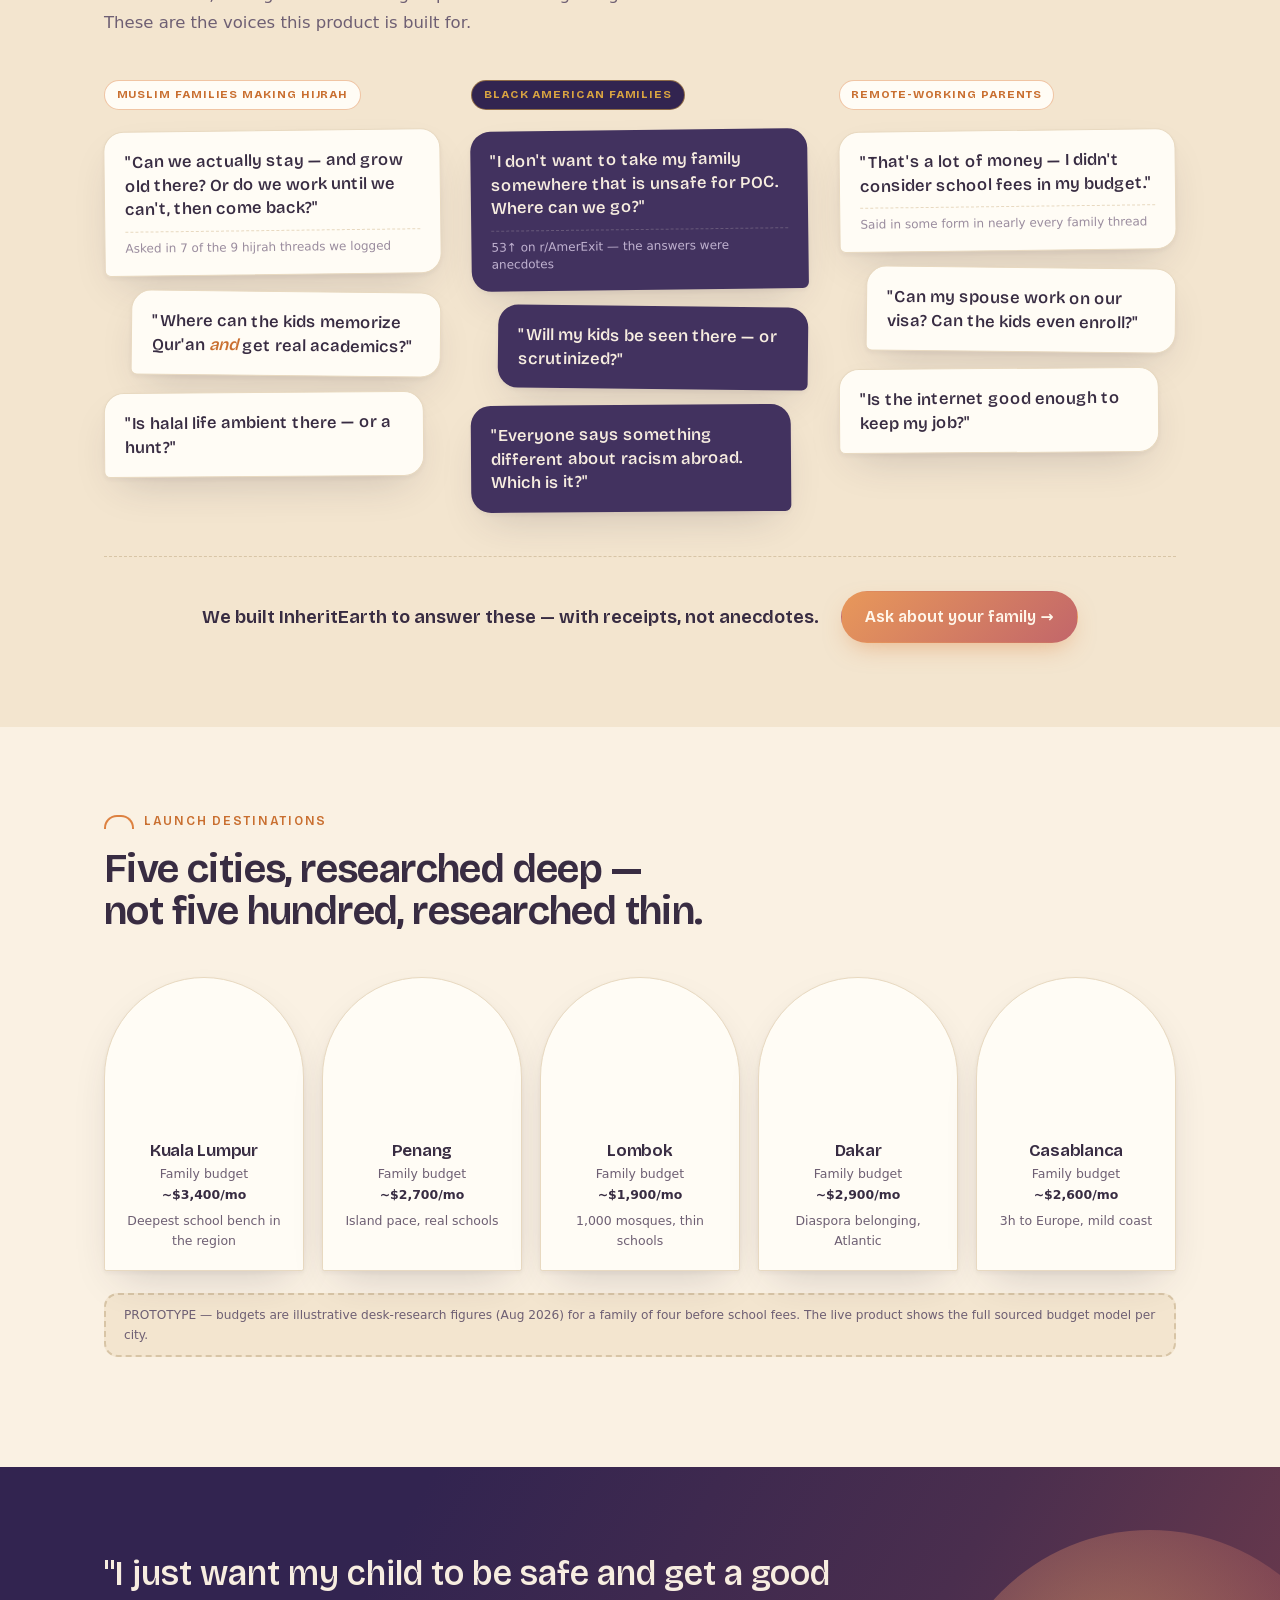
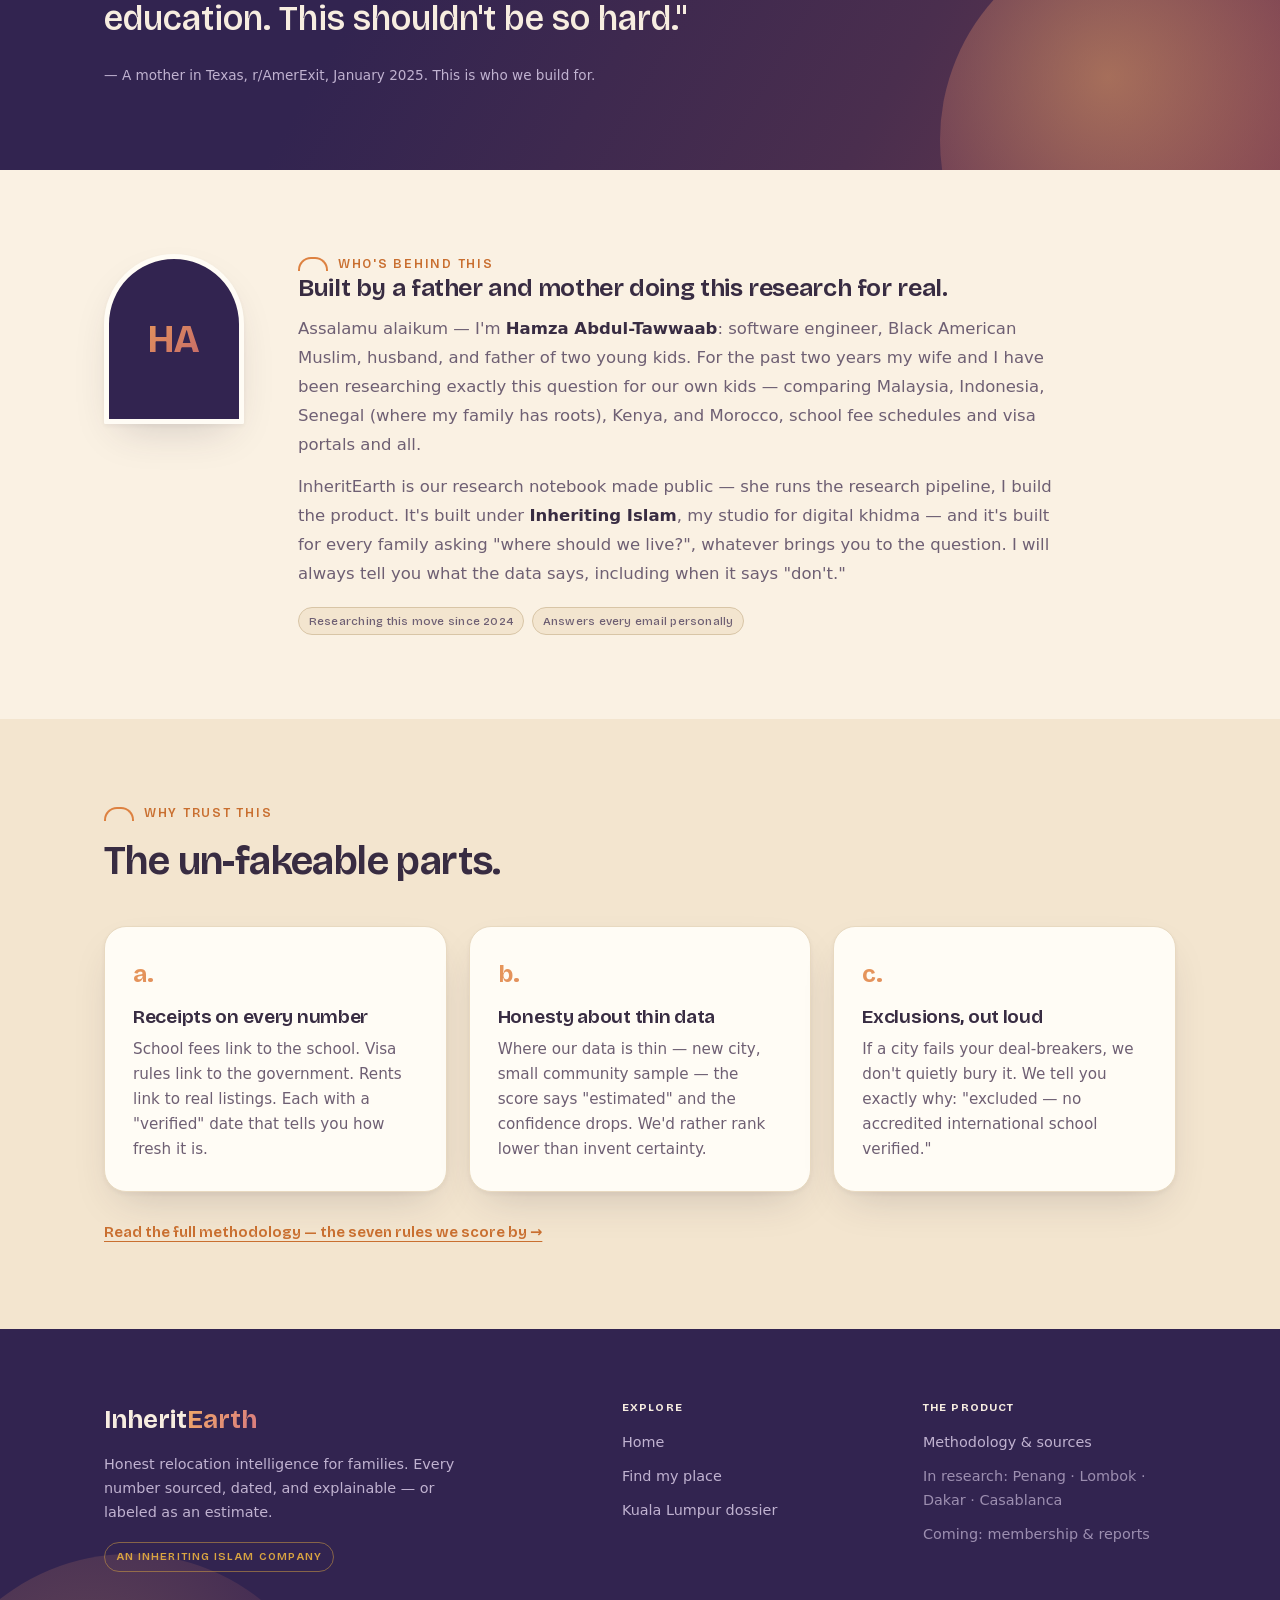
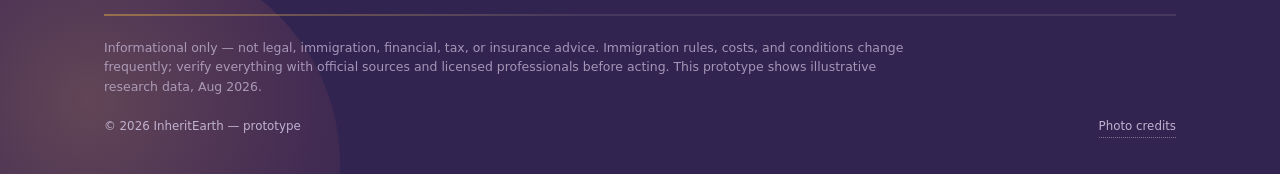
<file: v3/index.html>
<!doctype html>
<html lang="en">
<head>
<meta charset="utf-8">
<meta name="viewport" content="width=device-width,initial-scale=1">
<title>InheritEarth — Find where in the world your family should live</title>
<meta name="description" content="A personalized relocation intelligence platform for families. Weighted matching across schools, visas, cost, faith community, belonging, healthcare — every number sourced and dated.">
<meta property="og:type" content="website">
<meta property="og:title" content="InheritEarth — Find where in the world your family should live">
<meta property="og:description" content="16 questions. Your priorities. An honest, weighted ranking of destinations — every number sourced and dated. Built for families, including the questions the forums can't answer.">
<meta property="og:url" content="https://inheriting-islam.github.io/inheritearth-prototype/">
<meta property="og:image" content="https://inheriting-islam.github.io/inheritearth-prototype/assets/og.jpg">
<meta property="og:image:width" content="1200">
<meta property="og:image:height" content="630">
<meta name="twitter:card" content="summary_large_image">
<meta name="twitter:title" content="InheritEarth — Find where in the world your family should live">
<meta name="twitter:image" content="https://inheriting-islam.github.io/inheritearth-prototype/assets/og.jpg">
<link rel="icon" href="data:image/svg+xml,<svg xmlns='http://www.w3.org/2000/svg' viewBox='0 0 100 100'><text y='.9em' font-size='90'>🌍</text></svg>">
<link rel="stylesheet" href="styles.css">
<!-- ANALYTICS — uncomment after creating accounts (see README.md):
<script defer data-domain="inheriting-islam.github.io" src="https://plausible.io/js/script.js"></script>
<script>/* PostHog snippet + posthog.init('YOUR_KEY',{api_host:'https://us.i.posthog.com'}) */</script>
-->
</head>
<body class="anim">

<header class="hdr"><div class="wrap hdr-in">
  <button class="logo" data-nav="home" aria-label="InheritEarth home">
    <span class="mark">Inherit<em>Earth</em></span>
    <span class="tag hide-m">Family relocation intelligence</span>
  </button>
  <nav class="nav">
    <button data-nav="home" class="on">Home</button>
    <button data-nav="dossier" class="hide-m">Sample dossier</button>
    <button data-nav="country" class="hide-m">Malaysia</button>
    <button id="theme-toggle" class="theme-toggle" aria-label="Switch between light and dark theme" title="Switch theme"></button>
    <button data-nav="quiz" class="btn btn-brass" style="margin-left:8px">Find my place</button>
  </nav>
</div></header>

<!-- ============================ HOME ============================ -->
<main id="view-home" class="view active">

  <section class="hero"><div class="wrap hero-in">
    <div>
      <div class="eyebrow">For families choosing a country</div>
      <h1>Find where in the world your family should <em>live.</em></h1>
      <p class="lede">Answer 16 questions about your family — income, schooling, faith, belonging, how long you're staying — and get an honest, weighted ranking of destinations. Every number sourced. Every score explainable. No dream-selling.</p>
      <div class="hero-ctas">
        <button class="btn btn-onever btn-lg" data-nav="quiz">Find my place →</button>
        <button class="btn btn-ghost" data-nav="dossier" style="border-color:rgba(244,239,226,.35);color:var(--on-ever)">Read a sample dossier</button>
      </div>
      <p class="hero-note">FREE · 16 QUESTIONS · ABOUT 4 MINUTES · SKIP ANYTHING PERSONAL</p>
    </div>
    <div class="arch-scene" aria-hidden="true">
      <div class="sun-disc"></div>
      <div class="stack">
        <article class="dcard back">
          <div class="ph" style="background-image:url('../assets/dakar-sm.jpg')"></div>
          <div class="bd"><h3>Dakar <span class="match">84</span></h3></div>
        </article>
        <article class="dcard front">
          <div class="ph" style="background-image:url('../assets/kl-skyline-sm.jpg')"></div>
          <div class="bd">
            <h3>Kuala Lumpur <span class="match">91 · Excellent fit</span></h3>
            <div class="rows">
              <div class="drow"><span class="lbl">Schools</span><span class="meter"><i data-w="93" style="width:0"></i></span><span class="val">93</span></div>
              <div class="drow"><span class="lbl">Muslim life</span><span class="meter"><i data-w="92" style="width:0"></i></span><span class="val">92</span></div>
              <div class="drow"><span class="lbl">Healthcare</span><span class="meter"><i data-w="88" style="width:0"></i></span><span class="val">88</span></div>
              <div class="drow"><span class="lbl">Cost fit</span><span class="meter"><i data-w="76" style="width:0"></i></span><span class="val">76</span></div>
            </div>
            <div class="foot">
              <span class="chip"><span class="tick">✓</span> Verified Aug 2026</span>
              <span class="chip">30+ int'l schools</span>
            </div>
          </div>
        </article>
      </div>
      <div class="hero-badge"><b>Why not #1 for everyone?</b> Because your weights aren't everyone's. A family that leads with belonging sees Dakar first.</div>
    </div>
  </div></section>

  <section class="sec"><div class="wrap">
    <div class="sec-head">
      <div class="eyebrow">How it works</div>
      <h2>Your priorities do the ranking. We do the verification.</h2>
    </div>
    <div class="method">
      <div><b>01 · Answer</b><span>16 questions — family shape, income, schooling, faith, belonging, permanence. Sensitive questions are optional, always.</span></div>
      <div><b>02 · Weigh</b><span>Spend 100 points across 8 pillars. Two families, two different #1s — that's the point.</span></div>
      <div><b>03 · Match</b><span>Cities ranked with the math shown: your points × verified city scores. Deal-breakers exclude cities out loud.</span></div>
      <div><b>04 · Verify</b><span>Every number carries a source and a date. Thin data says "estimated" — it never pretends.</span></div>
    </div>
  </div></section>

  <section class="sec sec-alt"><div class="wrap">
    <div class="sec-head">
      <div class="eyebrow">Who this is for</div>
      <h2>We read thousands of threads. The same questions kept coming.</h2>
      <p>Real families, asking in forums and group chats — and getting anecdotes back. These are the voices this product is built for.</p>
    </div>
    <div class="qwall">
      <div class="qcol">
        <span class="qtag">Muslim families making hijrah</span>
        <div class="qb">"Can we actually stay — and grow old there? Or do we work until we can't, then come back?"<small>Asked in 7 of the 9 hijrah threads we logged</small></div>
        <div class="qb">"Where can the kids memorize Qur'an <em>and</em> get real academics?"</div>
        <div class="qb">"Is halal life ambient there — or a hunt?"</div>
      </div>
      <div class="qcol">
        <span class="qtag alt">Black American families</span>
        <div class="qb dark">"I don't want to take my family somewhere that is unsafe for POC. Where can we go?"<small>53↑ on r/AmerExit — the answers were anecdotes</small></div>
        <div class="qb dark">"Will my kids be seen there — or scrutinized?"</div>
        <div class="qb dark">"Everyone says something different about racism abroad. Which is it?"</div>
      </div>
      <div class="qcol">
        <span class="qtag">Remote-working parents</span>
        <div class="qb">"That's a lot of money — I didn't consider school fees in my budget."<small>Said in some form in nearly every family thread</small></div>
        <div class="qb">"Can my spouse work on our visa? Can the kids even enroll?"</div>
        <div class="qb">"Is the internet good enough to keep my job?"</div>
      </div>
    </div>
    <div class="qwall-cta">
      <p>We built InheritEarth to answer these — with receipts, not anecdotes.</p>
      <button class="btn btn-brass" data-nav="quiz">Ask about your family →</button>
    </div>
  </div></section>

  <section class="sec"><div class="wrap">
    <div class="sec-head">
      <div class="eyebrow">Launch destinations</div>
      <h2>Five cities, researched deep — not five hundred, researched thin.</h2>
    </div>
    <div class="dests">
      <button class="dest" data-nav="dossier"><span class="ph" style="background-image:url('../assets/kl-skyline-sm.jpg')"></span>
        <span class="bd"><h3>Kuala Lumpur</h3><span class="stat">Family budget <b>~$3,400/mo</b></span><span class="stat">Deepest school bench in the region</span></span></button>
      <button class="dest" data-nav="quiz"><span class="ph" style="background-image:url('../assets/penang-sm.jpg')"></span>
        <span class="bd"><h3>Penang</h3><span class="stat">Family budget <b>~$2,700/mo</b></span><span class="stat">Island pace, real schools</span></span></button>
      <button class="dest" data-nav="quiz"><span class="ph" style="background-image:url('../assets/lombok-beach-sm.jpg')"></span>
        <span class="bd"><h3>Lombok</h3><span class="stat">Family budget <b>~$1,900/mo</b></span><span class="stat">1,000 mosques, thin schools</span></span></button>
      <button class="dest" data-nav="quiz"><span class="ph" style="background-image:url('../assets/dakar-sm.jpg')"></span>
        <span class="bd"><h3>Dakar</h3><span class="stat">Family budget <b>~$2,900/mo</b></span><span class="stat">Diaspora belonging, Atlantic</span></span></button>
      <button class="dest" data-nav="quiz"><span class="ph" style="background-image:url('../assets/casablanca-sm.jpg')"></span>
        <span class="bd"><h3>Casablanca</h3><span class="stat">Family budget <b>~$2,600/mo</b></span><span class="stat">3h to Europe, mild coast</span></span></button>
    </div>
    <p class="proto-note" style="margin-top:22px">PROTOTYPE — budgets are illustrative desk-research figures (Aug 2026) for a family of four before school fees. The live product shows the full sourced budget model per city.</p>
  </div></section>

  <section class="sec quoteband"><div class="wrap">
    <blockquote>"I just want my child to be safe and get a good education. This shouldn't be so hard."</blockquote>
    <cite>— A mother in Texas, r/AmerExit, January 2025. This is who we build for.</cite>
  </div></section>

  <section class="sec" id="founder"><div class="wrap founder-in">
    <div class="avatar" aria-hidden="true"><span>HA</span></div>
    <div>
      <div class="eyebrow">Who's behind this</div>
      <h2>Built by a father and mother doing this research for real.</h2>
      <p class="founder-p">Assalamu alaikum — I'm <b>Hamza Abdul-Tawwaab</b>: software engineer, Black American Muslim, husband, and father of two young kids. For the past two years my wife and I have been researching exactly this question for our own kids — comparing Malaysia, Indonesia, Senegal (where my family has roots), Kenya, and Morocco, school fee schedules and visa portals and all.</p>
      <p class="founder-p">InheritEarth is our research notebook made public — she runs the research pipeline, I build the product. It's built under <b>Inheriting Islam</b>, my studio for digital khidma — and it's built for every family asking "where should we live?", whatever brings you to the question. I will always tell you what the data says, including when it says "don't."</p>
      <div class="founder-chips">
        <span class="chip">Researching this move since 2024</span>
        <span class="chip">Answers every email personally</span>
      </div>
    </div>
  </div></section>

  <section class="sec sec-alt" id="methodology"><div class="wrap">
    <div class="sec-head">
      <div class="eyebrow">Why trust this</div>
      <h2>The un-fakeable parts.</h2>
    </div>
    <div class="grid3">
      <div class="card"><div class="stepnum">a.</div><h3>Receipts on every number</h3><p>School fees link to the school. Visa rules link to the government. Rents link to real listings. Each with a "verified" date that tells you how fresh it is.</p></div>
      <div class="card"><div class="stepnum">b.</div><h3>Honesty about thin data</h3><p>Where our data is thin — new city, small community sample — the score says "estimated" and the confidence drops. We'd rather rank lower than invent certainty.</p></div>
      <div class="card"><div class="stepnum">c.</div><h3>Exclusions, out loud</h3><p>If a city fails your deal-breakers, we don't quietly bury it. We tell you exactly why: "excluded — no accredited international school verified."</p></div>
    </div>
    <p style="margin-top:26px"><button class="rlink" data-nav="method">Read the full methodology — the seven rules we score by →</button></p>
  </div></section>

  <footer class="ftr"><div class="wrap">
    <div class="ftr-top">
      <div class="ftr-brand">
        <div class="mark">Inherit<em>Earth</em></div>
        <p class="ftr-tag">Honest relocation intelligence for families. Every number sourced, dated, and explainable — or labeled as an estimate.</p>
        <span class="co">An Inheriting Islam company</span>
      </div>
      <nav class="ftr-col" aria-label="Explore">
        <b>Explore</b>
        <button data-nav="home">Home</button>
        <button data-nav="quiz">Find my place</button>
        <button data-nav="dossier">Kuala Lumpur dossier</button>
      </nav>
      <div class="ftr-col">
        <b>The product</b>
        <button data-nav="method">Methodology &amp; sources</button>
        <span>In research: Penang · Lombok · Dakar · Casablanca</span>
        <span>Coming: membership &amp; reports</span>
      </div>
    </div>
    <div class="ftr-div" role="presentation"></div>
    <p class="ftr-legal">Informational only — not legal, immigration, financial, tax, or insurance advice. Immigration rules, costs, and conditions change frequently; verify everything with official sources and licensed professionals before acting. This prototype shows illustrative research data, Aug 2026.</p>
    <div class="ftr-bottom">
      <span>© 2026 InheritEarth — prototype</span>
      <details class="credits">
        <summary>Photo credits</summary>
        <p>Via Wikimedia Commons: Walkerssk (CC0) · IQRemix (CC BY-SA 2.0) · CEphoto, Uwe Aranas (CC BY-SA 3.0) · Milei.vencel (CC BY-SA 3.0) · yeowatzup (CC BY 2.0) · Lasthib (CC0) · Vyacheslav Argenberg (CC BY 4.0) · Jeff Attaway (CC BY 2.0) · Milamber's portfolio (CC BY 2.0) · Timothy A. Gonsalves (CC BY-SA 4.0) · PattayaPatrol (CC BY-SA 4.0) · Jpatokal (CC BY-SA 4.0)</p>
      </details>
    </div>
  </div></footer>
</main>

<!-- ============================ QUIZ ============================ -->
<main id="view-quiz" class="view">
  <div class="qbar"><i id="qbar" style="width:0"></i></div>
  <div class="quiz-shell wrap">
    <div class="qmeta"><span id="qmeta-left"></span><span id="qmeta-right"></span></div>
    <div class="qbody" id="qcontent"></div>
    <div class="qnav">
      <div><button class="btn btn-ghost" id="q-back">← Back</button></div>
      <div id="qnav-right" style="display:flex;gap:14px;align-items:center">
        <button class="qskip" id="q-skip">Prefer not to say — skip</button>
        <button class="btn btn-brass" id="q-next">Continue →</button>
      </div>
    </div>
  </div>
</main>

<!-- ============================ RESULTS ============================ -->
<main id="view-results" class="view"><div id="res-wrap"></div></main>

<!-- ============================ DOSSIER: KUALA LUMPUR ============================ -->
<main id="view-dossier" class="view">
  <section class="doss-hero" style="background-image:url('../assets/kl-skyline.jpg')"><div class="wrap">
    <button class="crumb" data-nav="country">Malaysia — country brief</button>
    <h1>Kuala Lumpur</h1>
    <p class="sub">The deepest family toolkit in the Muslim world: 30+ international schools, JCI hospitals, English everywhere, and a visa menu that actually includes families.</p>
    <div class="chips">
      <span class="chip"><span class="tick">✓</span> Updated Aug 2026</span>
      <span class="chip"><span class="tick">✓</span> Human-reviewed Jul 2026</span>
      <span class="chip">Sample dossier — prototype data</span>
    </div>
  </div></section>

  <nav class="subnav"><div class="wrap subnav-in">
    <a href="#d-budget">Budget</a><a href="#d-schools">Schools</a><a href="#d-visas">Visas</a><a href="#d-hoods">Neighborhoods</a><a href="#d-health">Healthcare</a><a href="#d-climate">Seasons</a><a href="#d-muslim">Muslim life</a><a href="#d-belong">Belonging</a><a href="#d-honest">The honest take</a>
  </div></nav>

  <section class="dsec" id="d-budget"><div class="wrap">
    <div class="eyebrow">The real monthly budget</div>
    <h2>Where the money actually goes.</h2>
    <p class="intro">Family of four, 3BR in a family neighborhood, one car, Western-comfort groceries. The switch below is the decision most families discover too late.</p>

    <div class="budget-box">
      <div class="budget-head">
        <div class="btoggle" role="tablist" aria-label="Schooling scenario">
          <button class="bt on" data-bmode="school" role="tab" aria-selected="true">With int'l school ×2</button>
          <button class="bt" data-bmode="noschool" role="tab" aria-selected="false">Without school fees</button>
        </div>
        <div class="btotal"><span class="btotal-n" id="btotal">$4,020</span><span class="btotal-l">per month, all-in</span></div>
      </div>
      <div class="alloc" id="alloc" aria-hidden="true"></div>
      <div class="brows" id="brows"></div>
      <p class="bnote" id="bnote">School fees for two children are <b>32%</b> of this budget — the single line that decides affordability. Top-tier schools would add another $1,500–2,500/mo.</p>
    </div>
    <p class="proto-note">Prototype figures — desk research, Aug 2026. Live product: every line links to its listing sample or fee schedule, with history.</p>
  </div></section>

  <section class="dsec" id="d-schools"><div class="wrap">
    <div class="eyebrow">Schools</div>
    <h2>Every school on one price scale.</h2>
    <p class="intro">Annual fees in RM thousands, from published 2026–27 schedules (rounded — always confirm with the school). The question isn't "which school is best" — it's "which tier can we sustain for ten years."</p>

    <div class="feeladder">
      <div class="fl-axis"><span>RM 0</span><span>50k</span><span>100k</span><span>150k</span><span>200k</span></div>

      <div class="fl-tier">Legacy tier — the waitlist names</div>
      <div class="fl-row"><div class="fl-meta"><b>Alice Smith</b><span>British · est. 1946</span></div><div class="fl-track"><i style="left:45%;width:35%"><em>90–160k</em></i></div></div>
      <div class="fl-row"><div class="fl-meta"><b>ISKL</b><span>American / IB · Ampang</span></div><div class="fl-track"><i style="left:60%;width:35%"><em>120–190k</em></i></div></div>
      <div class="fl-row"><div class="fl-meta"><b>Garden International</b><span>British · Mont Kiara</span></div><div class="fl-track"><i style="left:37.5%;width:35%"><em>75–145k</em></i></div></div>

      <div class="fl-tier">Mid tier — where most expat families land</div>
      <div class="fl-row"><div class="fl-meta"><b>Nexus International</b><span>IB · boarding option</span></div><div class="fl-track"><i style="left:30%;width:30%"><em>60–120k</em></i></div></div>

      <div class="fl-tier">Value tier — full curriculum, honest fees</div>
      <div class="fl-row"><div class="fl-meta"><b>Sri KL / Nobel band</b><span>British / national+</span></div><div class="fl-track"><i style="left:12.5%;width:10%"><em>25–45k</em></i></div></div>
      <div class="fl-row islamic"><div class="fl-meta"><b>International Islamic School</b><span>Cambridge + Qur'an &amp; Arabic · IIUM-linked</span></div><div class="fl-track"><i style="left:9%;width:7%"><em>18–32k</em></i></div></div>
    </div>

    <div class="callout"><b>The hack the forums whisper:</b> licensed teachers get major tuition discounts — sometimes free places — for their own children at hiring schools. If one parent can teach, the whole ladder shifts down a tier.</div>
  </div></section>

  <section class="dsec" id="d-visas"><div class="wrap">
    <div class="eyebrow">Visas &amp; residency</div>
    <h2>Three doors in. Each built for a different family.</h2>
    <div class="visa-cards">
      <div class="vcard">
        <div class="v-best">Best for: settling in for the long haul</div>
        <h3>MM2H — Silver</h3>
        <div class="v-facts">
          <div class="vf"><span>Ticket in</span><b>US$150,000 fixed deposit</b></div>
          <div class="vf"><span>You get</span><b>5-year pass, renewable</b></div>
          <div class="vf ok"><span>Kids in school</span><b>Yes</b></div>
          <div class="vf no"><span>Spouse works</span><b>No — separate permit</b></div>
          <div class="vf warn"><span>Path to PR</span><b>Discretionary, slow</b></div>
        </div>
        <span class="chip"><span class="tick">✓</span> Verify · official MM2H portal ↗</span>
      </div>
      <div class="vcard">
        <div class="v-best">Best for: a serious one-year trial</div>
        <h3>DE Rantau</h3>
        <div class="v-facts">
          <div class="vf"><span>Ticket in</span><b>~US$24,000/yr remote income</b></div>
          <div class="vf"><span>You get</span><b>12 months, renewable once</b></div>
          <div class="vf ok"><span>Kids in school</span><b>Yes — int'l schools</b></div>
          <div class="vf ok"><span>Dependents</span><b>Yes</b></div>
          <div class="vf no"><span>Path to PR</span><b>None — a trial, not a home</b></div>
        </div>
        <span class="chip"><span class="tick">✓</span> Verify · MDEC DE Rantau ↗</span>
      </div>
      <div class="vcard">
        <div class="v-best">Best for: hired by a Malaysian employer</div>
        <h3>Employment Pass</h3>
        <div class="v-facts">
          <div class="vf"><span>Ticket in</span><b>Employer sponsorship</b></div>
          <div class="vf"><span>You get</span><b>Tied to the contract</b></div>
          <div class="vf ok"><span>Kids in school</span><b>Yes, with dependents</b></div>
          <div class="vf ok"><span>Spouse works</span><b>Possible via own permit</b></div>
          <div class="vf warn"><span>Stability</span><b>Lose the job, lose the pass</b></div>
        </div>
        <span class="chip"><span class="tick">✓</span> Verify · ESD Malaysia ↗</span>
      </div>
    </div>
    <div class="callout"><b>The permanence question, answered straight:</b> Malaysia will let your family live well for decades — but permanent residency is discretionary and citizenship is rare. If "somewhere we can grow old with certainty" is your deal-breaker, weight residency high and read your results accordingly. We will never blur this.</div>
  </div></section>

  <section class="dsec" id="d-hoods"><div class="wrap">
    <div class="eyebrow">Neighborhoods</div>
    <h2>Pick the school first. Then live near it.</h2>
    <p class="intro">KL traffic shapes family life more than any ranking. These are the four areas where expat families actually cluster — each a different trade.</p>
    <div class="hoods">
      <div class="hood">
        <div class="hood-top"><h3>Mont Kiara</h3><span class="hood-tag">The international bubble</span></div>
        <p>Condo towers, three international schools in walking-ish distance, weekend brunch in English. Easiest landing, least Malaysia.</p>
        <div class="hood-facts"><span>3BR <b>$1,100–1,600</b></span><span>Schools <b>at your door</b></span><span>Masjid <b>short drive</b></span></div>
      </div>
      <div class="hood">
        <div class="hood-top"><h3>TTDI</h3><span class="hood-tag">The local favorite</span></div>
        <p>Leafy streets, the best morning market in the city, masjid within earshot, real neighbors. Where "living in Malaysia" actually happens.</p>
        <div class="hood-facts"><span>3BR <b>$800–1,200</b></span><span>Schools <b>15–25 min</b></span><span>Masjid <b>walkable</b></span></div>
      </div>
      <div class="hood">
        <div class="hood-top"><h3>Desa ParkCity</h3><span class="hood-tag">The family bubble</span></div>
        <p>Master-planned, stroller-everywhere, lakeside park evenings, its own international school. Kids own the sidewalks here.</p>
        <div class="hood-facts"><span>3BR <b>$1,200–1,800</b></span><span>Schools <b>inside</b></span><span>Masjid <b>short drive</b></span></div>
      </div>
      <div class="hood">
        <div class="hood-top"><h3>Ampang Hilir</h3><span class="hood-tag">The ISKL side</span></div>
        <p>Embassy green, older houses with actual yards, ISKL at the doorstep. Quieter money, more space per dollar.</p>
        <div class="hood-facts"><span>3BR <b>$900–1,400</b></span><span>Schools <b>ISKL adjacent</b></span><span>Masjid <b>nearby</b></span></div>
      </div>
    </div>
  </div></section>

  <section class="dsec" id="d-health"><div class="wrap">
    <div class="eyebrow">Healthcare</div>
    <h2>Real situations, real answers.</h2>
    <div class="scenarios">
      <div class="scen">
        <div class="scen-q">"It's 2am and she's burning up."</div>
        <p>Gleneagles, Prince Court, and Pantai all run 24/7 pediatric emergency with English-speaking staff. You'll be seen within the hour; a night visit runs $40–90 before insurance.</p>
        <span class="chip"><span class="tick">✓</span> 3 JCI hospitals verified</span>
      </div>
      <div class="scen">
        <div class="scen-q">"We're planning baby number three."</div>
        <p>Private maternity packages with NICU capability run $1,500–4,000 for delivery. Prenatal care is routine, modern, and unhurried compared to what most US families know.</p>
        <span class="chip">Package ranges · verify with hospital</span>
      </div>
      <div class="scen">
        <div class="scen-q">"He has asthma. What about the haze?"</div>
        <p>Most of the year, air is moderate. September–October can bring regional haze — families with sensitive lungs run purifiers and watch the API index those weeks. See the season strip below.</p>
        <span class="chip">Seasonal — tracked in live product</span>
      </div>
      <div class="scen">
        <div class="scen-q">"What does insurance actually cost?"</div>
        <p>A regional private family plan runs $200–300/month at mid coverage. Public hospitals are competent but crowded and Bahasa-first — insure for the private system.</p>
        <span class="chip">Plan ranges · Aug 2026</span>
      </div>
    </div>
  </div></section>

  <section class="dsec" id="d-climate"><div class="wrap">
    <div class="eyebrow">Seasons</div>
    <h2>One climate, three things to know.</h2>
    <p class="intro">KL is 88–93°F every single day of the year — the variables that actually shape family life are rain, haze, and when you can be outdoors.</p>
    <div class="seasons">
      <div class="sea-months"><span></span><span>J</span><span>F</span><span>M</span><span>A</span><span>M</span><span>J</span><span>J</span><span>A</span><span>S</span><span>O</span><span>N</span><span>D</span></div>
      <div class="sea-row"><span class="sea-lbl">Heat feel</span><i class="s2"></i><i class="s2"></i><i class="s3"></i><i class="s3"></i><i class="s3"></i><i class="s2"></i><i class="s2"></i><i class="s2"></i><i class="s2"></i><i class="s2"></i><i class="s2"></i><i class="s2"></i></div>
      <div class="sea-row"><span class="sea-lbl">Rain</span><i class="s2"></i><i class="s1"></i><i class="s3"></i><i class="s3"></i><i class="s2"></i><i class="s1"></i><i class="s1"></i><i class="s1"></i><i class="s2"></i><i class="s3"></i><i class="s3"></i><i class="s3"></i></div>
      <div class="sea-row"><span class="sea-lbl">Haze risk</span><i class="s0"></i><i class="s0"></i><i class="s1"></i><i class="s0"></i><i class="s0"></i><i class="s1"></i><i class="s1"></i><i class="s2"></i><i class="s3"></i><i class="s3"></i><i class="s1"></i><i class="s0"></i></div>
      <div class="sea-legend"><span><i class="s0"></i> rare</span><span><i class="s1"></i> some</span><span><i class="s2"></i> regular</span><span><i class="s3"></i> heavy</span></div>
    </div>
    <div class="callout"><b>The pattern families settle into:</b> outdoors before 10am and after 5pm, pools and malls in the middle, thunderstorm most afternoons for twenty dramatic minutes. It works — but "we wilt in tropical heat" families should weight climate honestly in the quiz.</div>
  </div></section>

  <section class="dsec" id="d-muslim"><div class="wrap">
    <div class="eyebrow">Muslim life</div>
    <h2>Not accommodation — atmosphere.</h2>
    <div class="two-col">
      <div>
        <p class="intro" style="margin-bottom:14px">The azan is ambient. Halal is the default at every table. Eid empties the city twice a year, schools plan around Ramadan, and every neighborhood keeps a surau within walking distance. For families coming from places where practicing takes planning, the change is the point.</p>
        <div class="commrep" style="margin-top:8px">
          <div class="head"><h3>What families report</h3><span class="chip">First-person accounts, public communities 2023–26 · resident survey underway</span></div>
          <blockquote>"My kids learned more Qur'an in one year of school here than in five years of weekend classes back home."</blockquote>
          <p class="attr">US family, 3 years in KL — community interview</p>
          <blockquote>"There are tons of masjids, halal food everywhere... if you have any questions about Malaysia, you can ask me."</blockquote>
          <p class="attr">Malaysian local, r/MuslimLounge thread, 2023</p>
        </div>
      </div>
      <div><img src="../assets/masjid.jpg" alt="Putra Mosque, Putrajaya" loading="lazy"></div>
    </div>
  </div></section>

  <section class="dsec" id="d-belong"><div class="wrap">
    <div class="eyebrow">Belonging</div>
    <h2>The Black-family experience, reported by Black families.</h2>
    <div class="commrep">
      <div class="head"><h3>Community-reported — not a score we invented</h3><span class="chip warn">9 sourced public accounts so far · below our n=10 scoring bar — shown as testimony, not a number</span></div>
      <p style="color:var(--ink-2);font-size:.95rem;margin-bottom:6px">What those accounts describe: curiosity more than hostility; an American accent that reads before skin color in most interactions; a small but real Black American community anchored around int'l schools and remote-work circles. Colorism exists in local contexts — described as "noticed, not targeted." Resident interviews are underway before this ever becomes a scored pillar.</p>
      <blockquote>"It's the difference between someone hating you and being annoyed by you... they won't need to hear you speak."</blockquote>
      <p class="attr">Comparative framing from a Black American expat discussion, r/AmerExit, 2024</p>
    </div>
  </div></section>

  <section class="dsec" id="d-honest"><div class="wrap">
    <div class="honest">
      <h3>The honest take — what the brochures skip</h3>
      <p>The heat is not a vibe, it's a constraint: outdoor life happens before 10am and after 5pm, and one family in our threads left after six months because of it. Traffic will shape where you live more than any neighborhood ranking — pick the school first, then live near it. Top-tier school fees rival Western private schools, and they rise every year. And you will likely always be a resident, not a citizen: Malaysia is generous with welcome and stingy with permanence.</p>
      <p>If those four things are priced in, almost every family we've studied who chose KL stayed — or left for Penang.</p>
    </div>
    <div class="doss-cta">
      <button class="btn btn-brass btn-lg" data-nav="quiz">See how KL scores for your family →</button>
      <button class="btn btn-ghost" data-nav="country">Malaysia country brief</button>
      <span class="chip"><span class="tick">✓</span> Every claim above gets a source link in the live product</span>
    </div>
  </div></section>
</main>

<!-- ============================ COUNTRY: MALAYSIA ============================ -->
<main id="view-country" class="view">
  <section class="doss-hero" style="background-image:url('../assets/masjid.jpg')"><div class="wrap">
    <div class="eyebrow" style="color:var(--gold)">Country brief · Southeast Asia</div>
    <h1>Malaysia</h1>
    <p class="sub">Why this country tops more hijrah shortlists than any other — and the one trade it asks every family to accept.</p>
    <div class="chips">
      <span class="chip"><span class="tick">✓</span> Updated Aug 2026</span>
      <span class="chip">Country brief — prototype data</span>
    </div>
  </div></section>

  <section class="dsec"><div class="wrap">
    <div class="eyebrow">The thesis</div>
    <h2>Everything works, in English, with halal as the default.</h2>
    <p class="intro">Malaysia's pitch to relocating families is unmatched practicality: real international schools, real hospitals, fast internet, direct-ish flights home, and a Muslim-majority society that runs on modern infrastructure. The trade: it welcomes you warmly as a resident — and quietly, permanently, as a guest.</p>
    <div class="facts-strip">
      <div class="fact"><b>34M</b><span>people, ~63% Muslim</span></div>
      <div class="fact"><b>English</b><span>works in cities, schools, hospitals</span></div>
      <div class="fact"><b>GMT+8</b><span>evening overlap with US East Coast mornings</span></div>
      <div class="fact"><b>1 stop</b><span>to US &amp; UK via Doha, Istanbul, Tokyo</span></div>
      <div class="fact"><b>MYR</b><span>ringgit — your dollar has gone far lately</span></div>
    </div>
  </div></section>

  <section class="dsec"><div class="wrap">
    <div class="eyebrow">Ways in</div>
    <h2>The visa menu, in one glance.</h2>
    <div class="waymenu">
      <button class="way" data-nav="dossier"><b>MM2H</b><span>Deposit-based long stay · 5–20 yr passes · kids study</span><em>Settling →</em></button>
      <button class="way" data-nav="dossier"><b>DE Rantau</b><span>Remote-worker pass · ~$24k/yr income · 12+12 months</span><em>Trial year →</em></button>
      <button class="way" data-nav="dossier"><b>Employment Pass</b><span>Employer-sponsored · dependents included</span><em>If hired →</em></button>
    </div>
    <p class="intro" style="margin-top:14px">Full family mechanics — deposits, dependents, spouse work rights, PR reality — are in the <button class="rlink" data-nav="dossier">Kuala Lumpur dossier</button>.</p>
  </div></section>

  <section class="dsec"><div class="wrap">
    <div class="eyebrow">Money &amp; staying legal</div>
    <h2>Three rules that shape every family's setup.</h2>
    <div class="rulecards">
      <div class="rcard-s"><b>The 182-day line</b><p>Stay 182+ days in a year and you're a tax resident — progressive local rates instead of the 30% non-resident flat rate. Plan the first year's calendar around this.</p></div>
      <div class="rcard-s"><b>Foreign income is nuanced</b><p>Rules on foreign-sourced income have shifted since 2022 and exemptions are conditional. This is the one item where we always say: confirm with a Malaysian tax professional before you commit.</p></div>
      <div class="rcard-s"><b>Banking follows the visa</b><p>A proper long-term pass unlocks local accounts, cars, and rentals at local terms. On tourist stamps you'll pay the foreigner premium for everything.</p></div>
    </div>
    <p class="proto-note">General information, not tax advice — verify with official sources (LHDN) and licensed professionals.</p>
  </div></section>

  <section class="dsec"><div class="wrap">
    <div class="eyebrow">Where families land</div>
    <h2>Two cities live. More in research.</h2>
    <div class="citycards">
      <button class="citycard" data-nav="dossier">
        <span class="cc-ph" style="background-image:url('../assets/kl-skyline-sm.jpg')"></span>
        <span class="cc-bd"><b>Kuala Lumpur</b><span>The full toolkit — schools, hospitals, everything, in traffic</span><em>Read the dossier →</em></span>
      </button>
      <button class="citycard" data-nav="quiz">
        <span class="cc-ph" style="background-image:url('../assets/penang-sm.jpg')"></span>
        <span class="cc-bd"><b>Penang</b><span>KL's toolkit at two-thirds the price, with beaches — dossier in research</span><em>See your match →</em></span>
      </button>
      <button class="citycard" data-nav="quiz">
        <span class="cc-ph" style="background-image:url('../assets/food-sm.jpg')"></span>
        <span class="cc-bd"><b>Johor Bahru / Iskandar</b><span>Singapore's doorstep, value schooling — in research</span><em>See your match →</em></span>
      </button>
    </div>
  </div></section>

  <section class="dsec"><div class="wrap">
    <div class="eyebrow">Muslim life, nationally</div>
    <h2>A society that fasts together.</h2>
    <div class="two-col">
      <div class="card"><h3>What that means daily</h3><p>Islam is the state religion; halal certification is the default economy, not a niche. Surau in every mall and office tower, Islamic schools from kindergarten up, Ramadan reshapes national rhythm, and both Eids are public holidays. Qur'an and Arabic classes for kids are everywhere and affordable.</p></div>
      <div class="card"><h3>Said honestly</h3><p>Official Islam is Sunni (Shafi'i school). Shia congregational practice is restricted — a real consideration we ask about rather than hide. Religious bureaucracy exists (halal certs, mosque administration, conversion paperwork) and runs at government speed.</p></div>
    </div>
  </div></section>

  <section class="dsec"><div class="wrap">
    <div class="eyebrow">What could change</div>
    <h2>The volatility to price in.</h2>
    <div class="rulecards">
      <div class="rcard-s"><b>Visa rules move</b><p>MM2H has been revamped three times in a decade — deposits up, tiers redrawn. Whatever you read today, verify the month you apply. Our alerts exist for exactly this.</p></div>
      <div class="rcard-s"><b>The ringgit swings</b><p>Your dollar budget can gain or lose 10% in a year on currency alone. Budget at the unfavorable end of the range, celebrate the favorable one.</p></div>
      <div class="rcard-s"><b>Haze years happen</b><p>Regional burning seasons occasionally bring weeks of bad air (see the KL season strip). Families with respiratory concerns should know this going in.</p></div>
    </div>
    <div class="doss-cta">
      <button class="btn btn-brass btn-lg" data-nav="quiz">Match my family →</button>
      <button class="btn btn-ghost" data-nav="dossier">Kuala Lumpur dossier</button>
    </div>
  </div></section>
</main>

<!-- ============================ METHODOLOGY ============================ -->
<main id="view-method" class="view">
  <section class="meth-hero"><div class="wrap">
    <div class="eyebrow" style="color:var(--brass)">Methodology &amp; sources</div>
    <h1>The rules we score by.</h1>
    <p>A ranking you can't interrogate is a vibe with decimals. These are the operating rules behind every number on this site — they are the product.</p>
  </div></section>
  <section class="sec"><div class="wrap">
    <div class="rule"><span class="no">01</span><div><h3>Your weights do the ranking — we never editorialize the order.</h3><p>Every match score is your 100-point allocation multiplied by city pillar scores, summed. Two families get two different rankings from identical data. The math is shown on every card under "Why this score?" — no hidden adjustments, no sponsored placement, ever.</p></div></div>
    <div class="rule"><span class="no">02</span><div><h3>Every fact carries a source and a date.</h3><p>Visa rules cite the government portal. School fees cite the school's published schedule. Rents cite sampled listings. Each carries a "verified" date; when a fact ages past our freshness bar — 6 months for visas, 12 for fees and healthcare — it's flagged stale until re-checked by a human.</p></div></div>
    <div class="rule"><span class="no">03</span><div><h3>Thin data says so. Out loud.</h3><p>Where our data is thin, the score is labeled "estimated," drawn with a hatched bar, and the city's confidence rating drops. We'd rather rank lower than invent certainty. Missing data is never silently scored as average-and-hidden.</p></div></div>
    <div class="rule"><span class="no">04</span><div><h3>Lived-experience data needs at least 10 independent reports before it becomes a number.</h3><p>Community experience — Muslim life quality, Black-family belonging — is real data, but below 10 independent resident reports we show testimony with sourcing, never a score. Above the bar, the count and date range are displayed with the number.</p></div></div>
    <div class="rule"><span class="no">05</span><div><h3>Deal-breakers exclude cities publicly.</h3><p>If a destination fails your hard constraints — no accredited international school, budget exceeded with school fees included — it's excluded with the exact reason stated, not quietly dropped. An excluded city with a great score is our honesty working as intended.</p></div></div>
    <div class="rule"><span class="no">06</span><div><h3>We publish information, not advice.</h3><p>Nothing here is legal, immigration, tax, or financial advice, and match results are destinations to research — not visas you qualify for. For your specific case, always verify with official sources and licensed professionals. We link both, everywhere.</p></div></div>
    <div class="rule"><span class="no">07</span><div><h3>Prototype status, stated plainly.</h3><p>This is a working prototype: five launch cities, scores built from desk research (Aug 2026), quotes drawn from cited public community threads, resident survey in progress. Anything not yet verified to the standard above is labeled — and the live product ships with the receipts visible on every number.</p></div></div>
    <div class="doss-cta" style="padding-top:26px"><button class="btn btn-brass btn-lg" data-nav="quiz">See it work — find my place →</button></div>
  </div></section>
</main>

<nav class="vswitch" aria-label="Design versions"><span>Design</span><a href="../">Editorial</a><a href="./" class="cur">Dusk</a></nav>
<div class="toast" id="toast" role="status"></div>
<script src="../src/app.js"></script>
<script src="dossier.js"></script>
</body>
</html>
</file>
<file: src/styles.css>
/* ============ InheritEarth prototype — design tokens ============ */
:root{
  --paper:#F5F1E8; --paper-2:#EDE7D8; --card:#FBF8F1;
  --ink:#1A2420; --ink-2:#4A544E; --ink-3:#7C8279;
  --ever:#17352B; --ever-2:#1E4436; --on-ever:#EFE9D9; --on-ever-2:#B9C5B4;
  --brass:#A97F2E; --brass-strong:#8F6A21; --fern:#3E6B54; --fern-deep:#2C5240;
  --track:#E2DAC6; --line:#DDD5C0; --line-strong:#C9BFA5;
  --ok:#2C6E49; --warn:#A15C1F; --mute:#8A857A;
  --chipbg:#EEE8D7; --shadow:0 1px 2px rgba(26,36,32,.06),0 12px 32px -12px rgba(26,36,32,.18);
  --r:14px; --r-sm:9px;
  --serif:'Fraunces',Georgia,'Times New Roman',serif;
  --sans:system-ui,-apple-system,'Segoe UI',Roboto,sans-serif;
  --mono:ui-monospace,'SF Mono',Menlo,Consolas,monospace;
}
@media (prefers-color-scheme: dark){:root{
  --paper:#131A16; --paper-2:#18211C; --card:#1B2620;
  --ink:#EAE4D3; --ink-2:#AFB6AB; --ink-3:#7E867C;
  --ever:#122A22; --ever-2:#183628; --on-ever:#EFE9D9; --on-ever-2:#9FB3A2;
  --brass:#C9A24B; --brass-strong:#DBB55E; --fern:#5E9377; --fern-deep:#74AA8C;
  --track:#26332B; --line:#2A362E; --line-strong:#3A4A40;
  --ok:#6FBF8F; --warn:#D09052; --mute:#7E867C;
  --chipbg:#212E26; --shadow:0 1px 2px rgba(0,0,0,.3),0 12px 32px -12px rgba(0,0,0,.5);
}}
:root[data-theme="light"]{
  --paper:#F5F1E8; --paper-2:#EDE7D8; --card:#FBF8F1;
  --ink:#1A2420; --ink-2:#4A544E; --ink-3:#7C8279;
  --ever:#17352B; --ever-2:#1E4436; --on-ever:#EFE9D9; --on-ever-2:#B9C5B4;
  --brass:#A97F2E; --brass-strong:#8F6A21; --fern:#3E6B54; --fern-deep:#2C5240;
  --track:#E2DAC6; --line:#DDD5C0; --line-strong:#C9BFA5;
  --ok:#2C6E49; --warn:#A15C1F; --mute:#8A857A;
  --chipbg:#EEE8D7; --shadow:0 1px 2px rgba(26,36,32,.06),0 12px 32px -12px rgba(26,36,32,.18);
}
:root[data-theme="dark"]{
  --paper:#131A16; --paper-2:#18211C; --card:#1B2620;
  --ink:#EAE4D3; --ink-2:#AFB6AB; --ink-3:#7E867C;
  --ever:#122A22; --ever-2:#183628; --on-ever:#EFE9D9; --on-ever-2:#9FB3A2;
  --brass:#C9A24B; --brass-strong:#DBB55E; --fern:#5E9377; --fern-deep:#74AA8C;
  --track:#26332B; --line:#2A362E; --line-strong:#3A4A40;
  --ok:#6FBF8F; --warn:#D09052; --mute:#7E867C;
  --chipbg:#212E26; --shadow:0 1px 2px rgba(0,0,0,.3),0 12px 32px -12px rgba(0,0,0,.5);
}

@font-face{font-family:'Fraunces';font-style:normal;font-weight:400 700;font-display:swap;src:url('../assets/fraunces-normal.woff2') format('woff2')}
@font-face{font-family:'Fraunces';font-style:italic;font-weight:400 700;font-display:swap;src:url('../assets/fraunces-italic.woff2') format('woff2')}

*{box-sizing:border-box;margin:0}
html{scroll-behavior:smooth}
html,body{overflow-x:clip}
body{background:var(--paper);color:var(--ink);font-family:var(--sans);font-size:16.5px;line-height:1.6;-webkit-font-smoothing:antialiased}
img{max-width:100%;display:block}
a{color:inherit}
button{font:inherit;cursor:pointer;color:inherit;background:none;border:0}
h1,h2,h3,.serif{font-family:var(--serif);font-weight:560;line-height:1.12;text-wrap:balance;letter-spacing:-.005em}
.wrap{max-width:1120px;margin:0 auto;padding:0 24px}
.view{display:none}.view.active{display:block}
:focus-visible{outline:2px solid var(--brass);outline-offset:2px;border-radius:4px}
@media (prefers-reduced-motion: reduce){*,*::before,*::after{animation:none!important;transition:none!important}}

/* ---- receipt primitives (the signature) ---- */
.chip{display:inline-flex;align-items:center;gap:.45em;font-family:var(--mono);font-size:.68rem;letter-spacing:.06em;text-transform:uppercase;color:var(--ink-2);background:var(--chipbg);border:1px solid var(--line);border-radius:999px;padding:.28em .75em;white-space:nowrap}
.chip .tick{color:var(--ok);font-weight:700}
.chip.warn{color:var(--warn)}
.chip a{text-decoration:none;border-bottom:1px dotted var(--line-strong)}
.chip a:hover{color:var(--brass-strong)}
.eyebrow{font-family:var(--mono);font-size:.72rem;letter-spacing:.18em;text-transform:uppercase;color:var(--brass-strong);display:flex;align-items:center;gap:.9em}
.eyebrow::after{content:"";height:1px;flex:0 0 44px;background:var(--brass)}
.conf{display:inline-block;font-family:var(--mono);font-size:.66rem;letter-spacing:.08em;padding:.2em .6em;border-radius:4px;border:1px solid var(--line-strong)}
.conf.hi{color:var(--ok);border-color:color-mix(in srgb,var(--ok) 45%,transparent)}
.conf.med{color:var(--warn);border-color:color-mix(in srgb,var(--warn) 45%,transparent)}
.conf.lo{color:var(--mute)}

/* ---- header ---- */
.hdr{position:sticky;top:0;z-index:50;background:color-mix(in srgb,var(--paper) 88%,transparent);backdrop-filter:blur(10px);border-bottom:1px solid var(--line)}
.hdr-in{display:flex;align-items:center;justify-content:space-between;height:64px}
.logo{display:flex;align-items:baseline;gap:.55em;background:none;border:0;padding:0}
.logo .mark{font-family:var(--serif);font-weight:650;font-size:1.35rem;letter-spacing:-.01em}
.logo .mark em{font-style:italic;color:var(--brass-strong)}
.logo .tag{font-family:var(--mono);font-size:.6rem;letter-spacing:.14em;text-transform:uppercase;color:var(--ink-3)}
.nav{display:flex;gap:6px;align-items:center}
.nav button{background:none;border:0;padding:.5em .85em;border-radius:8px;color:var(--ink-2);font-size:.92rem}
.nav button:hover{color:var(--ink);background:var(--paper-2)}
.nav button.on{color:var(--ink);font-weight:600}
.theme-toggle{width:36px;height:36px;border-radius:9px;border:1px solid var(--line-strong);display:inline-flex;align-items:center;justify-content:center;color:var(--ink-2);font-size:1rem;line-height:1;margin-left:4px}
.theme-toggle:hover{border-color:var(--brass);color:var(--brass-strong)}
.theme-toggle::before{content:"☾"}
:root[data-theme="dark"] .theme-toggle::before{content:"☀"}
@media (prefers-color-scheme: dark){:root:not([data-theme="light"]) .theme-toggle::before{content:"☀"}}
.btn{display:inline-flex;align-items:center;gap:.5em;border-radius:10px;padding:.72em 1.35em;font-weight:600;font-size:.98rem;border:1px solid transparent;text-decoration:none;transition:transform .12s ease,box-shadow .12s ease}
.btn:active{transform:translateY(1px)}
.btn-brass,.nav button.btn-brass{background:var(--brass);color:#FFF9EA;box-shadow:var(--shadow)}
.btn-brass:hover,.nav button.btn-brass:hover{background:var(--brass-strong);color:#FFF9EA}
.btn-ghost,.btn-onever{border:1px solid transparent}
:root[data-theme="dark"] .btn-brass,.dark-btn-fix{color:#1E1706}
@media (prefers-color-scheme: dark){:root:not([data-theme="light"]) .btn-brass{color:#1E1706}}
.btn-ghost{border-color:var(--line-strong);color:var(--ink)}
.btn-ghost:hover{background:var(--paper-2)}
.btn-onever{background:var(--brass);color:#211906}
.btn-onever:hover{filter:brightness(1.08)}
.btn-lg{padding:.95em 1.7em;font-size:1.05rem;border-radius:12px}

/* ---- hero ---- */
.hero{background:var(--ever);color:var(--on-ever);position:relative;overflow:hidden}
.hero::before{content:"";position:absolute;inset:0;background:
  radial-gradient(900px 480px at 85% -10%,color-mix(in srgb,var(--brass) 14%,transparent),transparent 65%),
  radial-gradient(700px 420px at -8% 110%,rgba(94,147,119,.13),transparent 60%)}
.hero-in{position:relative;display:grid;grid-template-columns:1.05fr .95fr;gap:56px;padding:84px 0 92px;align-items:center}
.hero .eyebrow{color:var(--brass)}
.hero h1{font-size:clamp(2.5rem,5.4vw,4.1rem);margin:20px 0 22px;font-weight:600}
.hero h1 em{font-style:italic;color:var(--brass);font-weight:500}
.hero .lede{font-size:1.16rem;line-height:1.65;color:var(--on-ever-2);max-width:33em;margin-bottom:34px}
.hero-ctas{display:flex;gap:14px;flex-wrap:wrap;align-items:center}
.hero-note{font-family:var(--mono);font-size:.7rem;letter-spacing:.06em;color:var(--on-ever-2);margin-top:16px}
/* hero dossier-card stack */
.stack{position:relative;min-height:460px}
.dcard{position:absolute;background:var(--card);color:var(--ink);border-radius:var(--r);box-shadow:0 24px 60px -18px rgba(0,0,0,.45);border:1px solid var(--line);overflow:hidden;width:min(400px,92%)}
.dcard .ph{height:150px;background-size:cover;background-position:center}
.dcard .bd{padding:18px 20px 20px}
.dcard h3{font-size:1.28rem;display:flex;justify-content:space-between;align-items:baseline;gap:10px}
.dcard .match{font-family:var(--serif);color:var(--fern-deep);font-weight:650}
.dcard .rows{margin-top:12px;display:grid;gap:9px}
.drow{display:grid;grid-template-columns:92px 1fr 34px;align-items:center;gap:10px;font-size:.8rem}
.drow .lbl{color:var(--ink-2);font-family:var(--mono);font-size:.64rem;letter-spacing:.05em;text-transform:uppercase}
.drow .val{font-variant-numeric:tabular-nums;text-align:right;font-weight:600;font-size:.78rem}
.meter{height:7px;border-radius:4px;background:var(--track);overflow:hidden}
.meter i{display:block;height:100%;border-radius:4px;background:var(--fern);transition:width .7s cubic-bezier(.2,.7,.2,1)}
.dcard .foot{margin-top:14px;padding-top:12px;border-top:1px dashed var(--line-strong);display:flex;gap:8px;flex-wrap:wrap}
.dcard.back{transform:rotate(3.2deg) translate(58px,44px);opacity:.55;filter:saturate(.8)}
.dcard.front{transform:rotate(-1.6deg)}
.hero-badge{position:absolute;right:6px;bottom:-6px;background:var(--ever-2);border:1px solid rgba(255,255,255,.14);color:var(--on-ever);border-radius:12px;padding:12px 16px;font-size:.8rem;box-shadow:var(--shadow);max-width:250px}
.hero-badge b{color:var(--brass)}

/* ---- sections ---- */
.sec{padding:78px 0}
.sec-head{max-width:640px;margin-bottom:44px}
.sec-head h2{font-size:clamp(1.7rem,3.2vw,2.4rem);margin-top:16px}
.sec-head p{color:var(--ink-2);margin-top:12px}
.sec-alt{background:var(--paper-2)}
.grid3{display:grid;grid-template-columns:repeat(3,1fr);gap:22px}
.card{background:var(--card);border:1px solid var(--line);border-radius:var(--r);padding:26px;box-shadow:var(--shadow)}
.card h3{font-size:1.18rem;margin-bottom:10px}
.card p{color:var(--ink-2);font-size:.95rem}
.stepnum{font-family:var(--serif);font-style:italic;font-size:1.9rem;color:var(--brass-strong);line-height:1;margin-bottom:14px}
/* audience band */
.who{display:grid;grid-template-columns:repeat(3,1fr);gap:22px}
.who .card{position:relative;overflow:hidden}
.who .card::after{content:"";position:absolute;left:0;right:0;top:0;height:3px;background:linear-gradient(90deg,var(--brass),transparent 70%)}
.who ul{margin:12px 0 0;padding:0;list-style:none;display:grid;gap:7px}
.who li{font-size:.9rem;color:var(--ink-2);padding-left:1.2em;position:relative}
.who li::before{content:"—";position:absolute;left:0;color:var(--brass-strong)}
/* destination cards */
.dests{display:grid;grid-template-columns:repeat(5,1fr);gap:16px}
.dest{background:var(--card);border:1px solid var(--line);border-radius:var(--r);overflow:hidden;box-shadow:var(--shadow);text-align:left;padding:0;display:flex;flex-direction:column;transition:transform .15s ease}
.dest:hover{transform:translateY(-3px)}
.dest .ph{height:120px;background-size:cover;background-position:center}
.dest .bd{padding:14px 16px 16px;display:grid;gap:6px}
.dest h3{font-size:1.05rem}
.dest .stat{font-size:.78rem;color:var(--ink-2)}
.dest .stat b{color:var(--ink);font-variant-numeric:tabular-nums}
/* quote band */
.quoteband{background:var(--ever);color:var(--on-ever)}
.quoteband blockquote{font-family:var(--serif);font-style:italic;font-size:clamp(1.5rem,3vw,2.1rem);line-height:1.35;max-width:21em;font-weight:480}
.quoteband cite{display:block;margin-top:22px;font-family:var(--mono);font-style:normal;font-size:.72rem;letter-spacing:.1em;text-transform:uppercase;color:var(--on-ever-2)}
/* method strip */
.method{display:grid;grid-template-columns:repeat(4,1fr);gap:1px;background:var(--line);border:1px solid var(--line);border-radius:var(--r);overflow:hidden}
.method>div{background:var(--card);padding:22px}
.method b{display:block;font-family:var(--mono);font-size:.66rem;letter-spacing:.1em;text-transform:uppercase;color:var(--brass-strong);margin-bottom:8px}
.method span{font-size:.88rem;color:var(--ink-2)}
/* founder */
.founder-in{display:grid;grid-template-columns:140px 1fr;gap:40px;align-items:start}
.avatar{width:132px;height:132px;border-radius:50%;background:var(--ever);display:flex;align-items:center;justify-content:center;box-shadow:var(--shadow);border:3px solid var(--brass)}
.avatar span{font-family:var(--serif);font-style:italic;font-size:2.6rem;color:var(--brass);font-weight:600}
.founder-p{color:var(--ink-2);max-width:46em;margin-top:14px;line-height:1.7}
.founder-p b{color:var(--ink)}
.founder-chips{display:flex;gap:8px;flex-wrap:wrap;margin-top:18px}
@media (max-width:700px){.founder-in{grid-template-columns:1fr}.avatar{width:96px;height:96px}.avatar span{font-size:2rem}}

/* report offer card */
.offer{margin:30px 0 0;background:var(--ever);color:var(--on-ever);border-radius:var(--r);padding:30px 34px;display:grid;grid-template-columns:1fr auto;gap:24px;align-items:center;box-shadow:var(--shadow)}
.offer h3{font-size:1.3rem;color:var(--on-ever)}
.offer h3 .was{text-decoration:line-through;opacity:.55;font-weight:400;margin-right:.3em}
.offer h3 .now{color:var(--brass)}
.offer p{color:var(--on-ever-2);font-size:.92rem;max-width:44em;margin-top:8px}
.offer .chips{display:flex;gap:8px;flex-wrap:wrap;margin-top:12px}
.offer .chip{background:rgba(255,255,255,.07);border-color:rgba(255,255,255,.18);color:var(--on-ever-2)}
.offer-form{display:grid;gap:10px;min-width:280px}
.offer-form input{border:1.5px solid rgba(255,255,255,.25);background:rgba(0,0,0,.2);color:var(--on-ever);border-radius:10px;padding:.7em 1em;font:inherit;font-size:.95rem}
.offer-form input::placeholder{color:rgba(239,233,217,.45)}
.offer-fine{font-family:var(--mono);font-size:.62rem;letter-spacing:.06em;color:var(--on-ever-2);text-transform:uppercase}
@media (max-width:860px){.offer{grid-template-columns:1fr}}

/* methodology view */
.meth-hero{background:var(--ever);color:var(--on-ever);padding:64px 0 56px}
.meth-hero h1{font-size:clamp(2rem,4vw,2.8rem);margin-top:14px}
.meth-hero p{color:var(--on-ever-2);max-width:44em;margin-top:12px}
.rule{display:grid;grid-template-columns:56px 1fr;gap:20px;padding:26px 0;border-bottom:1px solid var(--line)}
.rule:last-child{border-bottom:0}
.rule .no{font-family:var(--serif);font-style:italic;font-size:1.6rem;color:var(--brass-strong)}
.rule h3{font-size:1.15rem;margin-bottom:6px}
.rule p{color:var(--ink-2);font-size:.95rem;max-width:56em}

/* footer */
.ftr{background:var(--ever);color:var(--on-ever-2);padding:64px 0 34px;font-size:.9rem}
.ftr-top{display:grid;grid-template-columns:1.3fr .7fr .7fr;gap:48px;align-items:start}
.ftr .mark{font-family:var(--serif);color:var(--on-ever);font-size:1.5rem;font-weight:650}
.ftr .mark em{font-style:italic;color:var(--brass)}
.ftr-tag{margin:12px 0 18px;max-width:26em;line-height:1.6;color:var(--on-ever-2)}
.ftr .co{font-family:var(--mono);font-size:.64rem;letter-spacing:.14em;text-transform:uppercase;color:var(--brass);border:1px solid color-mix(in srgb,var(--brass) 40%,transparent);border-radius:999px;padding:.4em .9em;display:inline-block}
.ftr-col{display:grid;gap:10px;justify-items:start}
.ftr-col b{font-family:var(--mono);font-size:.66rem;letter-spacing:.14em;text-transform:uppercase;color:var(--on-ever);margin-bottom:4px}
.ftr-col button{color:var(--on-ever-2);padding:0;text-align:left;font-size:.9rem;border-bottom:1px solid transparent;border-radius:0}
.ftr-col button:hover{color:var(--brass);border-bottom-color:var(--brass)}
.ftr-col span{color:var(--on-ever-2);opacity:.75;font-size:.9rem}
.ftr-div{height:1px;background:linear-gradient(90deg,color-mix(in srgb,var(--brass) 35%,transparent),rgba(255,255,255,.08) 40%,rgba(255,255,255,.08));margin:40px 0 22px}
.ftr-legal{font-size:.78rem;line-height:1.6;color:var(--on-ever-2);opacity:.8;max-width:66em}
.ftr-bottom{display:flex;justify-content:space-between;align-items:baseline;gap:20px;flex-wrap:wrap;margin-top:20px;font-family:var(--mono);font-size:.68rem;letter-spacing:.06em;text-transform:uppercase;color:var(--on-ever-2)}
.credits summary{cursor:pointer;list-style:none;border-bottom:1px dotted rgba(255,255,255,.3);display:inline}
.credits summary::-webkit-details-marker{display:none}
.credits summary:hover{color:var(--brass)}
.credits p{margin-top:10px;font-size:.7rem;text-transform:none;letter-spacing:.02em;line-height:1.7;max-width:60em;opacity:.75}
@media (max-width:980px){.ftr-top{grid-template-columns:1fr;gap:30px}.ftr-bottom{flex-direction:column;align-items:flex-start}}

/* ---- quiz ---- */
.quiz-shell{min-height:calc(100vh - 64px);display:flex;flex-direction:column}
.qbar{height:4px;background:var(--track)}
.qbar i{display:block;height:100%;background:var(--brass);transition:width .35s ease}
.qmeta{display:flex;justify-content:space-between;align-items:center;padding:18px 0 0;font-family:var(--mono);font-size:.7rem;letter-spacing:.12em;text-transform:uppercase;color:var(--ink-3)}
.qmeta .stage{color:var(--brass-strong)}
.qbody{flex:1;display:flex;flex-direction:column;justify-content:center;padding:34px 0 30px;max-width:760px;margin:0 auto;width:100%}
.qbody h2{font-size:clamp(1.55rem,3.4vw,2.3rem);margin-bottom:10px}
.qhelp{color:var(--ink-2);margin-bottom:26px;max-width:38em}
.qhelp .consent{display:block;margin-top:8px;font-size:.82rem;color:var(--ink-3);border-left:2px solid var(--brass);padding-left:10px}
.opts{display:grid;gap:12px}
.opts.cols{grid-template-columns:1fr 1fr}
.opt{background:var(--card);border:1.5px solid var(--line);border-radius:12px;padding:16px 18px;text-align:left;display:flex;gap:14px;align-items:flex-start;transition:border-color .12s,background .12s}
.opt:hover{border-color:var(--brass)}
.opt.sel{border-color:var(--brass);background:color-mix(in srgb,var(--brass) 7%,var(--card));box-shadow:0 0 0 1px var(--brass)}
.opt .k{font-family:var(--mono);font-size:.7rem;color:var(--ink-3);border:1px solid var(--line-strong);border-radius:5px;padding:.15em .5em;margin-top:.2em}
.opt.sel .k{color:var(--brass-strong);border-color:var(--brass)}
.opt b{display:block;font-size:.98rem}
.opt span.sub{display:block;font-size:.82rem;color:var(--ink-2);margin-top:2px}
.qnav{display:flex;justify-content:space-between;align-items:center;padding:22px 0 40px;max-width:760px;margin:0 auto;width:100%}
.qskip{background:none;border:0;color:var(--ink-3);text-decoration:underline;text-underline-offset:3px;font-size:.88rem}
/* weights */
.wgrid{display:grid;gap:10px}
.wrow{display:grid;grid-template-columns:1fr auto;gap:14px;align-items:center;background:var(--card);border:1px solid var(--line);border-radius:10px;padding:12px 16px}
.wrow .nm{font-size:.92rem;font-weight:600}
.wrow .nm span{display:block;font-weight:400;font-size:.76rem;color:var(--ink-3)}
.wctl{display:flex;align-items:center;gap:10px}
.wctl button{width:30px;height:30px;border-radius:8px;border:1px solid var(--line-strong);background:var(--paper-2);font-weight:700;line-height:1}
.wctl button:hover{border-color:var(--brass)}
.wctl .pts{font-variant-numeric:tabular-nums;font-family:var(--mono);width:2.4em;text-align:center;font-size:.95rem}
.wtotal{display:flex;justify-content:space-between;align-items:center;font-family:var(--mono);font-size:.8rem;letter-spacing:.06em;margin-top:14px;padding:10px 16px;border-radius:10px;border:1px dashed var(--line-strong)}
.wtotal.bad{color:var(--warn);border-color:var(--warn)}
.wtotal.good{color:var(--ok);border-color:var(--ok)}

/* ---- results ---- */
.res-head{padding:56px 0 8px}
.res-head h1{font-size:clamp(2rem,4vw,2.9rem);margin:14px 0 10px}
.res-head p{color:var(--ink-2);max-width:44em}
.profile{display:flex;gap:8px;flex-wrap:wrap;margin-top:18px}
.rcards{display:grid;gap:20px;padding:34px 0 10px}
.rcard{background:var(--card);border:1px solid var(--line);border-radius:var(--r);box-shadow:var(--shadow);overflow:hidden}
.rcard-in{display:grid;grid-template-columns:200px 1fr;gap:0}
.rcard .ph{background-size:cover;background-position:center;min-height:100%}
.rcard .bd{padding:24px 28px}
.rtop{display:flex;align-items:baseline;gap:14px;flex-wrap:wrap}
.rank{font-family:var(--serif);font-style:italic;font-size:1.5rem;color:var(--brass-strong)}
.rcard h3{font-size:1.5rem}
.rcard .country{color:var(--ink-3);font-size:.9rem}
.rmatch{margin-left:auto;text-align:right}
.rmatch .pct{font-family:var(--serif);font-size:2rem;font-weight:650;color:var(--fern-deep);font-variant-numeric:tabular-nums;line-height:1}
.rwhy{margin:12px 0 16px;color:var(--ink-2);font-size:.95rem;max-width:56em}
.rwhy b{color:var(--ink)}
.pillars{display:grid;grid-template-columns:1fr 1fr;gap:8px 26px}
.prow{display:grid;grid-template-columns:110px 1fr 30px;gap:10px;align-items:center;font-size:.8rem}
.prow .lbl{font-family:var(--mono);font-size:.63rem;letter-spacing:.05em;text-transform:uppercase;color:var(--ink-2)}
.prow .val{text-align:right;font-variant-numeric:tabular-nums;font-weight:600;font-size:.78rem}
.prow.imputed .meter i{background:repeating-linear-gradient(45deg,var(--mute),var(--mute) 4px,transparent 4px,transparent 8px)}
.rfoot{margin-top:16px;padding-top:14px;border-top:1px dashed var(--line-strong);display:flex;gap:10px;align-items:center;flex-wrap:wrap;justify-content:space-between}
.rlink{background:none;border:0;color:var(--brass-strong);font-weight:600;font-size:.9rem;text-decoration:underline;text-underline-offset:3px}
.excl{margin:26px 0 0;border:1px solid var(--line-strong);border-radius:var(--r);padding:22px 26px;background:var(--paper-2)}
.excl h3{font-size:1.05rem;display:flex;gap:10px;align-items:center}
.excl h3::before{content:"✕";color:var(--warn);font-weight:700}
.excl p{font-size:.92rem;color:var(--ink-2);margin-top:8px}
.excl .why{font-family:var(--mono);font-size:.72rem;color:var(--warn);letter-spacing:.04em}
/* email gate */
.gate{margin:34px 0 70px;position:relative;border:1px solid var(--line);border-radius:var(--r);overflow:hidden}
.gate .blurred{filter:blur(7px);opacity:.55;padding:26px;pointer-events:none;user-select:none}
.gate-overlay{position:absolute;inset:0;display:flex;align-items:center;justify-content:center;background:color-mix(in srgb,var(--paper) 45%,transparent)}
.gate-card{background:var(--card);border:1px solid var(--line-strong);border-radius:var(--r);box-shadow:var(--shadow);padding:32px 36px;max-width:480px;text-align:center}
.gate-card h3{font-size:1.35rem;margin-bottom:8px}
.gate-card p{color:var(--ink-2);font-size:.92rem;margin-bottom:18px}
.gate-form{display:flex;gap:10px}
.gate-form input{flex:1;border:1.5px solid var(--line-strong);background:var(--paper);color:var(--ink);border-radius:10px;padding:.7em 1em;font:inherit;font-size:.95rem}
.gate-form input:focus{outline:2px solid var(--brass);outline-offset:1px}
.gate-fine{font-size:.72rem;color:var(--ink-3);margin-top:12px}
.unlocked{padding:26px}

/* ---- dossier ---- */
.doss-hero{position:relative;min-height:440px;display:flex;align-items:flex-end;background-size:cover;background-position:center;color:#F7F3E6}
.doss-hero::after{content:"";position:absolute;inset:0;background:
  linear-gradient(180deg,rgba(14,21,17,.38) 0%,rgba(14,21,17,.5) 42%,rgba(14,21,17,.94) 92%),
  linear-gradient(100deg,rgba(14,21,17,.55) 0%,rgba(14,21,17,.15) 55%,transparent 75%)}
.doss-hero .wrap{position:relative;z-index:2;padding-bottom:42px;width:100%}
.doss-hero .eyebrow{font-size:.78rem;text-shadow:0 1px 10px rgba(0,0,0,.65)}
.doss-hero h1{font-size:clamp(2.3rem,5vw,3.6rem);text-shadow:0 2px 22px rgba(0,0,0,.5)}
.doss-hero .sub{color:#EFEADB;margin-top:10px;max-width:38em;font-size:1.12rem;font-weight:500;line-height:1.55;text-shadow:0 1px 14px rgba(0,0,0,.7)}
.doss-hero .chips{display:flex;gap:8px;flex-wrap:wrap;margin-top:16px}
.doss-hero .chip{background:rgba(18,26,22,.55);border-color:rgba(244,239,226,.25);color:#E9E3D2}
.doss-hero .chip .tick{color:#8FD3AA}
.subnav{position:sticky;top:64px;z-index:40;background:color-mix(in srgb,var(--paper) 92%,transparent);backdrop-filter:blur(8px);border-bottom:1px solid var(--line);overflow-x:auto}
.subnav-in{display:flex;gap:4px;padding:8px 0}
.subnav a{font-family:var(--mono);font-size:.7rem;letter-spacing:.08em;text-transform:uppercase;color:var(--ink-2);text-decoration:none;padding:.5em .8em;border-radius:7px;white-space:nowrap}
.subnav a:hover{background:var(--paper-2);color:var(--ink)}
.dsec{padding:54px 0 8px}
.dsec h2{font-size:1.7rem;margin-top:14px;margin-bottom:8px}
.dsec>.wrap>p.intro{color:var(--ink-2);max-width:46em;margin-bottom:8px}
.stats{display:grid;grid-template-columns:repeat(4,1fr);gap:16px;margin:26px 0 8px}
.stat-t{background:var(--card);border:1px solid var(--line);border-radius:var(--r);padding:18px 20px}
.stat-t .n{font-family:var(--serif);font-size:1.75rem;font-weight:650;font-variant-numeric:tabular-nums;line-height:1.15}
.stat-t .l{font-size:.78rem;color:var(--ink-2);margin-top:4px}
.stat-t .chip{margin-top:10px}
.tbl-wrap{overflow-x:auto;border:1px solid var(--line);border-radius:var(--r);background:var(--card);margin:22px 0 10px}
table{border-collapse:collapse;width:100%;font-size:.9rem}
th{font-family:var(--mono);font-size:.64rem;letter-spacing:.09em;text-transform:uppercase;color:var(--ink-2);text-align:left;padding:13px 18px;border-bottom:1px solid var(--line-strong);background:var(--paper-2)}
td{padding:12px 18px;border-bottom:1px solid var(--line);vertical-align:top}
tr:last-child td{border-bottom:0}
td.num{text-align:right;font-variant-numeric:tabular-nums;font-weight:600;white-space:nowrap}
td .sub{display:block;font-size:.78rem;color:var(--ink-3)}
tr.total td{background:var(--paper-2);font-weight:700;border-top:2px solid var(--line-strong)}
.callout{border-left:3px solid var(--brass);background:var(--paper-2);border-radius:0 var(--r-sm) var(--r-sm) 0;padding:16px 20px;margin:20px 0;font-size:.93rem;color:var(--ink-2)}
.callout b{color:var(--ink)}
.visa-cards{display:grid;grid-template-columns:repeat(3,1fr);gap:16px;margin:22px 0}
.vcard{background:var(--card);border:1px solid var(--line);border-radius:var(--r);padding:20px}
.vcard h3{font-size:1.05rem;display:flex;justify-content:space-between;gap:10px;align-items:baseline}
.vcard .fit{font-family:var(--mono);font-size:.62rem;letter-spacing:.07em;text-transform:uppercase;color:var(--ok)}
.vcard .fit.no{color:var(--warn)}
.vcard ul{list-style:none;margin:12px 0 0;padding:0;display:grid;gap:6px;font-size:.84rem;color:var(--ink-2)}
.vcard li b{color:var(--ink);font-variant-numeric:tabular-nums}
.vcard .chip{margin-top:14px}
.commrep{background:var(--card);border:1px solid var(--line);border-radius:var(--r);padding:24px 26px;margin:20px 0}
.commrep .head{display:flex;justify-content:space-between;align-items:baseline;gap:14px;flex-wrap:wrap;margin-bottom:14px}
.commrep h3{font-size:1.1rem}
.commrep blockquote{font-family:var(--serif);font-style:italic;font-size:1.05rem;color:var(--ink-2);border-left:2px solid var(--brass);padding-left:16px;margin:12px 0}
.commrep .attr{font-family:var(--mono);font-size:.66rem;text-transform:uppercase;letter-spacing:.08em;color:var(--ink-3)}
.two-col{display:grid;grid-template-columns:1fr 1fr;gap:22px}
.honest{background:var(--ever);color:var(--on-ever);border-radius:var(--r);padding:34px 38px;margin:40px 0 20px}
.honest h3{color:var(--brass);font-size:1.15rem;margin-bottom:12px}
.honest p{color:var(--on-ever-2);font-size:.98rem;max-width:52em}
.honest p+p{margin-top:10px}
.doss-cta{display:flex;gap:14px;align-items:center;flex-wrap:wrap;padding:30px 0 80px}
.proto-note{background:var(--chipbg);border:1px dashed var(--line-strong);border-radius:var(--r-sm);padding:10px 16px;font-family:var(--mono);font-size:.68rem;letter-spacing:.05em;color:var(--ink-2);margin:26px 0}

/* toast */
.toast{position:fixed;left:50%;bottom:28px;transform:translateX(-50%) translateY(calc(100% + 44px));background:var(--ever);color:var(--on-ever);border-radius:12px;padding:14px 22px;font-size:.92rem;box-shadow:var(--shadow);transition:transform .3s ease;z-index:99;visibility:hidden}
.toast.show{visibility:visible}
.toast.show{transform:translateX(-50%) translateY(0)}

/* responsive */
@media (max-width:980px){
  .hero-in{grid-template-columns:1fr;padding:56px 0 64px}
  .stack{min-height:430px;max-width:460px}
  .grid3,.who,.method{grid-template-columns:1fr}
  .dests{grid-template-columns:repeat(2,1fr)}
  .rcard-in{grid-template-columns:1fr}
  .rcard .ph{height:150px}
  .pillars{grid-template-columns:1fr}
  .stats{grid-template-columns:repeat(2,1fr)}
  .visa-cards{grid-template-columns:1fr}
  .two-col{grid-template-columns:1fr}
  .opts.cols{grid-template-columns:1fr}
  .hide-m{display:none}
}
@media (max-width:560px){
  .dests{grid-template-columns:1fr}
  .stats{grid-template-columns:1fr}
  .gate-form{flex-direction:column}
  .wrap{padding:0 18px}
  .hdr-in{height:58px}
  .nav{gap:2px}
  .nav button{padding:.45em .5em;font-size:.85rem}
  .nav button.btn{padding:.55em .85em;font-size:.85rem;margin-left:4px!important}
  .logo .mark{font-size:1.15rem}
  .hero-in{padding:44px 0 52px;gap:36px}
  .hero h1{font-size:2.2rem}
  .rcard .bd{padding:18px 18px}
  .offer{padding:22px 20px}
  .gate-card{padding:24px 20px;margin:0 12px}
  .doss-hero{min-height:340px}
}

/* version switcher */
.vswitch{position:fixed;left:16px;bottom:16px;z-index:98;display:flex;align-items:center;gap:2px;background:var(--card);border:1px solid var(--line-strong);border-radius:999px;padding:4px;font-family:var(--mono);font-size:.64rem;letter-spacing:.06em;text-transform:uppercase;box-shadow:var(--shadow)}
.vswitch span{color:var(--ink-3);padding:0 8px}
.vswitch a{color:var(--ink-2);text-decoration:none;padding:.45em .75em;border-radius:999px}
.vswitch a:hover{color:var(--ink)}
.vswitch a.cur{background:var(--brass);color:#FFF9EA;font-weight:600}
@media (max-width:560px){.vswitch{left:10px;bottom:10px}}
</file>
<file: v3/styles.css>
/* ============ InheritEarth — VERSION C "DUSK" ============
   Committed light. Maghrib palette: sand paper, indigo-plum dusk, apricot & rose.
   Bricolage Grotesque display, arches, pills, soft depth. Human and hopeful. */
:root{
  --bg:#FAF1E3; --alt:#F3E5CF; --card:#FFFCF5;
  --ink:#382C42; --ink-2:#6E5F73; --ink-3:#9A8C9E;
  --dusk:#322450; --dusk-2:#42325F; --on-dusk:#F7EDE0; --on-dusk-2:#C0B2D0;
  --apricot:#DD8140; --apricot-2:#C96F30; --rose:#C2666A; --gold:#D9A441;
  --line:#E8D9C0; --line-2:#D8C5A6;
  --ok:#4E8F5B; --warn:#B4593A; --mute:#9A8C9E;
  --r:22px; --r-sm:14px;
  --shadow:0 2px 4px rgba(56,44,66,.05),0 18px 44px -16px rgba(56,44,66,.22);
  --disp:'Bricolage Grotesque',system-ui,sans-serif;
  --sans:system-ui,-apple-system,'Segoe UI',sans-serif;
  --sun:linear-gradient(135deg,#E8985A,#C2666A);
}
@font-face{font-family:'Bricolage Grotesque';src:url('../assets/bricolage.woff2') format('woff2');font-weight:300 800;font-display:swap}

*{box-sizing:border-box;margin:0}
html{scroll-behavior:smooth}
html,body{overflow-x:clip}
body{background:var(--bg);color:var(--ink);font-family:var(--sans);font-size:16.5px;line-height:1.65;-webkit-font-smoothing:antialiased}
img{max-width:100%;display:block}
a{color:var(--apricot-2)}
button{font:inherit;cursor:pointer;color:inherit;background:none;border:0}
h1,h2,h3{font-family:var(--disp);font-weight:640;line-height:1.06;text-wrap:balance;letter-spacing:-.015em}
.wrap{max-width:1120px;margin:0 auto;padding:0 24px}
.view{display:none}.view.active{display:block}
:focus-visible{outline:3px solid var(--apricot);outline-offset:2px;border-radius:8px}
@media (prefers-reduced-motion: reduce){*,*::before,*::after{animation:none!important;transition:none!important}}
.theme-toggle{display:none}

/* ---- soft primitives ---- */
.chip{display:inline-flex;align-items:center;gap:.45em;font-family:var(--disp);font-weight:500;font-size:.72rem;letter-spacing:.02em;color:var(--ink-2);background:var(--alt);border:1px solid var(--line-2);border-radius:999px;padding:.32em .85em;white-space:nowrap}
.chip .tick{color:var(--ok);font-weight:700}
.chip.warn{color:var(--warn)}
.eyebrow{font-family:var(--disp);font-weight:600;font-size:.78rem;letter-spacing:.14em;text-transform:uppercase;color:var(--apricot-2);display:flex;align-items:center;gap:.8em}
.eyebrow::before{content:"";width:26px;height:12px;border-radius:13px 13px 0 0;border:2.5px solid var(--apricot);border-bottom:0}
.conf{display:inline-block;font-family:var(--disp);font-weight:500;font-size:.7rem;padding:.2em .7em;border-radius:999px;border:1.5px solid var(--line-2)}
.conf.hi{color:var(--ok);border-color:color-mix(in srgb,var(--ok) 50%,transparent)}
.conf.med{color:var(--warn);border-color:color-mix(in srgb,var(--warn) 50%,transparent)}
.conf.lo{color:var(--mute)}

/* ---- header ---- */
.hdr{position:sticky;top:0;z-index:50;background:color-mix(in srgb,var(--bg) 90%,transparent);backdrop-filter:blur(10px);border-bottom:1px solid var(--line)}
.hdr-in{display:flex;align-items:center;justify-content:space-between;height:66px}
.logo{display:flex;align-items:baseline;gap:.55em;padding:0}
.logo .mark{font-family:var(--disp);font-weight:700;font-size:1.4rem;letter-spacing:-.02em}
.logo .mark em{font-style:normal;background:var(--sun);-webkit-background-clip:text;background-clip:text;color:transparent}
.logo .tag{font-family:var(--disp);font-weight:500;font-size:.62rem;letter-spacing:.1em;text-transform:uppercase;color:var(--ink-3)}
.nav{display:flex;gap:6px;align-items:center}
.nav button{padding:.5em .85em;border-radius:999px;color:var(--ink-2);font-size:.92rem;font-weight:500}
.nav button:hover{color:var(--ink);background:var(--alt)}
.nav button.on{color:var(--ink);font-weight:650}
.btn{display:inline-flex;align-items:center;justify-content:center;gap:.5em;border-radius:999px;padding:.78em 1.5em;font-weight:650;font-size:.98rem;font-family:var(--disp);border:1.5px solid transparent;transition:transform .15s ease,box-shadow .15s ease}
.btn:hover{transform:translateY(-1px)}
.btn:active{transform:translateY(1px)}
.btn-brass,.nav button.btn-brass{background:var(--sun);color:#FFF6EA;box-shadow:0 10px 24px -8px rgba(221,129,64,.5)}
.btn-brass:hover,.nav button.btn-brass:hover{color:#FFF6EA;filter:brightness(1.05)}
.btn-onever{background:var(--sun);color:#FFF6EA;box-shadow:0 10px 24px -8px rgba(221,129,64,.5)}
.btn-onever:hover{filter:brightness(1.05)}
.btn-ghost{border-color:var(--line-2);color:var(--ink)}
.btn-ghost:hover{background:var(--alt)}
.btn-lg{padding:.95em 1.9em;font-size:1.05rem}

/* ---- hero: dusk sky with sun + arch ---- */
.hero{background:var(--dusk);color:var(--on-dusk);position:relative;overflow:hidden}
.hero::before{content:"";position:absolute;inset:0;background:
  radial-gradient(1000px 620px at 78% 88%,rgba(221,129,64,.34),rgba(194,102,106,.16) 45%,transparent 70%),
  radial-gradient(2px 2px at 12% 22%,rgba(247,237,224,.6),transparent 55%),
  radial-gradient(1.5px 1.5px at 30% 12%,rgba(247,237,224,.5),transparent 55%),
  radial-gradient(2px 2px at 55% 18%,rgba(247,237,224,.4),transparent 55%),
  radial-gradient(1.5px 1.5px at 82% 9%,rgba(247,237,224,.5),transparent 55%),
  radial-gradient(2px 2px at 68% 30%,rgba(247,237,224,.35),transparent 55%)}
.hero-in{position:relative;display:grid;grid-template-columns:1.05fr .95fr;gap:56px;padding:88px 0 96px;align-items:center}
.hero .eyebrow{color:var(--gold)}
.hero .eyebrow::before{border-color:var(--gold)}
.hero h1{font-size:clamp(2.6rem,5.6vw,4.3rem);margin:20px 0 22px;font-weight:700}
.hero h1 em{font-style:normal;background:linear-gradient(120deg,#F0A868,#D97B7F);-webkit-background-clip:text;background-clip:text;color:transparent}
.hero .lede{font-size:1.15rem;line-height:1.68;color:var(--on-dusk-2);max-width:32em;margin-bottom:34px}
.hero-ctas{display:flex;gap:14px;flex-wrap:wrap;align-items:center}
.hero-ctas .btn-ghost{border-color:rgba(247,237,224,.35)!important;color:var(--on-dusk)!important}
.hero-note{font-family:var(--disp);font-weight:500;font-size:.72rem;letter-spacing:.08em;color:var(--on-dusk-2);margin-top:18px;text-transform:uppercase}
/* arch composition */
.arch-scene{position:relative;display:flex;justify-content:center;min-height:480px;align-items:flex-end}
.sun-disc{position:absolute;width:300px;height:300px;border-radius:50%;background:radial-gradient(circle at 40% 35%,#F2B078,#DD8140 55%,#C2666A);top:1%;left:50%;transform:translateX(-112%);filter:blur(1px);opacity:.95;animation:sunrise 2.2s ease-out}
@keyframes sunrise{from{transform:translateX(-112%) translateY(60px);opacity:0}to{transform:translateX(-112%) translateY(0);opacity:.95}}
.arch{position:relative;width:min(360px,86%);aspect-ratio:3/4.1;border-radius:999px 999px 26px 26px;overflow:hidden;border:6px solid rgba(247,237,224,.9);box-shadow:0 40px 80px -24px rgba(0,0,0,.55)}
.arch img{width:100%;height:100%;object-fit:cover}
.arch-caption{position:absolute;bottom:-14px;left:50%;transform:translateX(-50%);background:var(--card);color:var(--ink);border-radius:999px;padding:10px 22px;font-family:var(--disp);font-weight:600;font-size:.85rem;box-shadow:var(--shadow);white-space:nowrap}
.arch-caption b{background:var(--sun);-webkit-background-clip:text;background-clip:text;color:transparent}
.hero-badge{position:absolute;right:-10px;bottom:-30px;z-index:3;background:var(--dusk-2);border:1px solid rgba(247,237,224,.18);color:var(--on-dusk-2);border-radius:var(--r-sm);padding:14px 18px;font-size:.82rem;max-width:240px;box-shadow:var(--shadow)}
.hero-badge b{color:var(--gold)}

/* ---- sections ---- */
.sec{padding:84px 0}
.sec-head{max-width:660px;margin-bottom:44px}
.sec-head h2{font-size:clamp(1.8rem,3.4vw,2.5rem);margin-top:16px}
.sec-head p{color:var(--ink-2);margin-top:12px}
.sec-alt{background:var(--alt)}
.grid3{display:grid;grid-template-columns:repeat(3,1fr);gap:22px}
.card{background:var(--card);border:1px solid var(--line);border-radius:var(--r);padding:28px;box-shadow:var(--shadow)}
.card h3{font-size:1.2rem;margin-bottom:10px}
.card p{color:var(--ink-2);font-size:.95rem}
.stepnum{font-family:var(--disp);font-weight:700;font-size:1.5rem;background:var(--sun);-webkit-background-clip:text;background-clip:text;color:transparent;margin-bottom:12px}
.method{display:grid;grid-template-columns:repeat(4,1fr);gap:18px}
.method>div{background:var(--card);border:1px solid var(--line);border-radius:var(--r);padding:24px;box-shadow:var(--shadow)}
.method b{display:block;font-family:var(--disp);font-weight:700;font-size:.78rem;letter-spacing:.08em;text-transform:uppercase;background:var(--sun);-webkit-background-clip:text;background-clip:text;color:transparent;margin-bottom:8px}
.method span{font-size:.9rem;color:var(--ink-2)}
.who{display:grid;grid-template-columns:repeat(3,1fr);gap:22px}
.who .card{padding:24px 26px 26px}
.who-head{display:flex;align-items:center;gap:16px;margin-bottom:16px;padding-bottom:16px;border-bottom:1.5px dashed var(--line)}
.who-arch{flex:0 0 78px;width:78px;height:98px;border-radius:999px 999px 12px 12px;background-size:cover;background-position:center;box-shadow:0 6px 16px -6px rgba(56,44,66,.35);border:3px solid var(--card);outline:1.5px solid var(--line-2)}
.who-head h3{font-size:1.14rem;margin:0}
.who ul{margin:0;padding:0;list-style:none;display:grid;gap:9px}
.who li{font-size:.9rem;color:var(--ink-2);padding-left:1.35em;position:relative}
.who li::before{content:"☾";position:absolute;left:0;color:var(--apricot);font-size:.8em;top:.2em}
.dests{display:grid;grid-template-columns:repeat(5,1fr);gap:18px}
.dest{background:var(--card);border:1px solid var(--line);border-radius:999px 999px var(--r) var(--r);overflow:hidden;text-align:center;padding:0 0 6px;display:flex;flex-direction:column;box-shadow:var(--shadow);transition:transform .18s ease}
.dest:hover{transform:translateY(-5px)}
.dest .ph{height:150px;background-size:cover;background-position:center}
.dest .bd{padding:14px 14px 12px;display:grid;gap:5px}
.dest h3{font-size:1.05rem}
.dest .stat{font-size:.78rem;color:var(--ink-2)}
.dest .stat b{color:var(--ink)}
.quoteband{background:linear-gradient(120deg,var(--dusk) 30%,#4A2E4E 70%,#6E3B4C);color:var(--on-dusk);position:relative;overflow:hidden}
.quoteband::before{content:"";position:absolute;right:-80px;bottom:-180px;width:420px;height:420px;border-radius:50%;background:radial-gradient(circle at 40% 35%,rgba(240,168,104,.5),rgba(194,102,106,.25) 60%,transparent)}
.quoteband blockquote{font-family:var(--disp);font-weight:560;font-size:clamp(1.5rem,3vw,2.15rem);line-height:1.32;max-width:22em;position:relative}
.quoteband cite{display:block;margin-top:22px;font-style:normal;font-size:.85rem;color:var(--on-dusk-2);position:relative}
/* founder */
.founder-in{display:grid;grid-template-columns:150px 1fr;gap:44px;align-items:start}
.avatar{width:140px;height:170px;border-radius:999px 999px 18px 18px;background:var(--dusk);display:flex;align-items:center;justify-content:center;box-shadow:var(--shadow);border:5px solid var(--card)}
.avatar span{font-family:var(--disp);font-weight:700;font-size:2.4rem;background:var(--sun);-webkit-background-clip:text;background-clip:text;color:transparent}
.founder-p{color:var(--ink-2);max-width:46em;margin-top:14px;line-height:1.75}
.founder-p b{color:var(--ink)}
.founder-chips{display:flex;gap:8px;flex-wrap:wrap;margin-top:18px}
.rlink{color:var(--apricot-2);font-weight:650;font-family:var(--disp);font-size:.92rem;text-decoration:underline;text-underline-offset:4px;padding:0}

/* ---- quiz ---- */
.quiz-shell{min-height:calc(100vh - 66px);display:flex;flex-direction:column}
.qbar{height:5px;background:var(--alt)}
.qbar i{display:block;height:100%;background:var(--sun);border-radius:0 3px 3px 0;transition:width .35s ease}
.qmeta{display:flex;justify-content:space-between;align-items:center;padding:18px 0 0;font-family:var(--disp);font-weight:600;font-size:.74rem;letter-spacing:.1em;text-transform:uppercase;color:var(--ink-3)}
.qmeta .stage{color:var(--apricot-2)}
.qbody{flex:1;display:flex;flex-direction:column;justify-content:center;padding:34px 0 30px;max-width:760px;margin:0 auto;width:100%}
.qbody h2{font-size:clamp(1.6rem,3.5vw,2.4rem);margin-bottom:10px}
.qhelp{color:var(--ink-2);margin-bottom:26px;max-width:38em}
.qhelp .consent{display:block;margin-top:8px;font-size:.82rem;color:var(--ink-3);border-left:3px solid var(--apricot);padding-left:10px;border-radius:2px}
.opts{display:grid;gap:12px}
.opts.cols{grid-template-columns:1fr 1fr}
.opt{background:var(--card);border:2px solid var(--line);border-radius:var(--r-sm);padding:16px 18px;text-align:left;display:flex;gap:14px;align-items:flex-start;transition:border-color .12s,transform .12s;box-shadow:var(--shadow)}
.opt:hover{border-color:var(--apricot);transform:translateY(-1px)}
.opt.sel{border-color:var(--apricot);background:color-mix(in srgb,var(--apricot) 7%,var(--card))}
.opt .k{font-family:var(--disp);font-weight:600;font-size:.72rem;color:var(--ink-3);border:1.5px solid var(--line-2);border-radius:8px;padding:.15em .55em;margin-top:.2em}
.opt.sel .k{color:#fff;background:var(--sun);border-color:transparent}
.opt b{display:block;font-size:.98rem}
.opt span.sub{display:block;font-size:.82rem;color:var(--ink-2);margin-top:2px}
.qnav{display:flex;justify-content:space-between;align-items:center;padding:22px 0 40px;max-width:760px;margin:0 auto;width:100%}
.qskip{color:var(--ink-3);text-decoration:underline;text-underline-offset:3px;font-size:.88rem}
.wgrid{display:grid;gap:10px}
.wrow{display:grid;grid-template-columns:1fr auto;gap:14px;align-items:center;background:var(--card);border:1px solid var(--line);border-radius:var(--r-sm);padding:12px 16px;box-shadow:var(--shadow)}
.wrow .nm{font-size:.92rem;font-weight:650;font-family:var(--disp)}
.wrow .nm span{display:block;font-weight:400;font-family:var(--sans);font-size:.76rem;color:var(--ink-3)}
.wctl{display:flex;align-items:center;gap:10px}
.wctl button{width:32px;height:32px;border-radius:50%;border:1.5px solid var(--line-2);background:var(--alt);font-weight:700}
.wctl button:hover{border-color:var(--apricot);color:var(--apricot-2)}
.wctl .pts{font-variant-numeric:tabular-nums;font-family:var(--disp);font-weight:700;width:2.4em;text-align:center;font-size:1rem}
.wtotal{display:flex;justify-content:space-between;align-items:center;font-family:var(--disp);font-weight:600;font-size:.82rem;margin-top:14px;padding:12px 18px;border-radius:999px;border:2px dashed var(--line-2)}
.wtotal.bad{color:var(--warn);border-color:var(--warn)}
.wtotal.good{color:var(--ok);border-color:var(--ok)}

/* ---- results ---- */
.res-head{padding:56px 0 8px}
.res-head h1{font-size:clamp(2rem,4.2vw,3rem);margin:14px 0 10px}
.res-head p{color:var(--ink-2);max-width:44em}
.profile{display:flex;gap:8px;flex-wrap:wrap;margin-top:18px}
.rcards{display:grid;gap:22px;padding:34px 0 10px}
.rcard{background:var(--card);border:1px solid var(--line);border-radius:var(--r);box-shadow:var(--shadow);overflow:hidden}
.rcard-in{display:grid;grid-template-columns:210px 1fr}
.rcard .ph{background-size:cover;background-position:center;min-height:100%;border-radius:0 120px 120px 0}
.rcard .bd{padding:26px 30px}
.rtop{display:flex;align-items:baseline;gap:14px;flex-wrap:wrap}
.rank{font-family:var(--disp);font-weight:700;font-size:1.3rem;background:var(--sun);-webkit-background-clip:text;background-clip:text;color:transparent}
.rcard h3{font-size:1.55rem}
.rcard .country{color:var(--ink-3);font-size:.9rem}
.rcard .country b{color:var(--apricot-2)}
.rmatch{margin-left:auto;text-align:right}
.rmatch .pct{font-family:var(--disp);font-weight:700;font-size:2.1rem;background:var(--sun);-webkit-background-clip:text;background-clip:text;color:transparent;line-height:1}
.rwhy{margin:12px 0 16px;color:var(--ink-2);font-size:.95rem;max-width:56em}
.rwhy b{color:var(--ink)}
.pillars{display:grid;grid-template-columns:1fr 1fr;gap:9px 26px}
.prow{display:grid;grid-template-columns:110px 1fr 30px;gap:10px;align-items:center}
.prow .lbl{font-family:var(--disp);font-weight:500;font-size:.68rem;letter-spacing:.03em;text-transform:uppercase;color:var(--ink-2)}
.prow .val{text-align:right;font-variant-numeric:tabular-nums;font-weight:700;font-size:.8rem}
.meter{height:9px;border-radius:6px;background:var(--alt);overflow:hidden}
.meter i{display:block;height:100%;border-radius:6px;background:var(--sun);transition:width .8s cubic-bezier(.2,.7,.2,1)}
.prow.imputed .meter i{background:repeating-linear-gradient(45deg,var(--mute),var(--mute) 4px,transparent 4px,transparent 8px)}
.rfoot{margin-top:16px;padding-top:14px;border-top:1.5px dashed var(--line-2);display:flex;gap:10px;align-items:center;flex-wrap:wrap;justify-content:space-between}
.excl{margin:26px 0 0;border:2px dashed var(--line-2);border-radius:var(--r);padding:22px 26px;background:var(--alt)}
.excl h3{font-size:1.08rem;display:flex;gap:10px;align-items:center}
.excl h3::before{content:"✕";color:var(--warn)}
.excl p{font-size:.92rem;color:var(--ink-2);margin-top:8px}
.excl .why{font-family:var(--disp);font-weight:600;font-size:.78rem;color:var(--warn)}
.gate{margin:34px 0 70px;position:relative;border:1px solid var(--line);border-radius:var(--r);overflow:hidden}
.gate .blurred{filter:blur(7px);opacity:.5;padding:26px;pointer-events:none;user-select:none}
.gate-overlay{position:absolute;inset:0;display:flex;align-items:center;justify-content:center;background:color-mix(in srgb,var(--bg) 40%,transparent)}
.gate-card{background:var(--card);border-radius:var(--r);box-shadow:0 30px 70px -20px rgba(56,44,66,.4);padding:36px 40px;max-width:480px;text-align:center}
.gate-card h3{font-size:1.4rem;margin-bottom:8px}
.gate-card p{color:var(--ink-2);font-size:.92rem;margin-bottom:18px}
.gate-form{display:flex;gap:10px}
.gate-form input{flex:1;border:2px solid var(--line-2);background:var(--bg);color:var(--ink);border-radius:999px;padding:.7em 1.2em;font:inherit;font-size:.95rem}
.gate-form input:focus{outline:3px solid var(--apricot);outline-offset:1px}
.gate-fine{font-size:.72rem;color:var(--ink-3);margin-top:12px}
.offer{margin:30px 0 0;background:var(--dusk);color:var(--on-dusk);border-radius:var(--r);padding:32px 36px;display:grid;grid-template-columns:1fr auto;gap:24px;align-items:center;position:relative;overflow:hidden;box-shadow:var(--shadow)}
.offer::before{content:"";position:absolute;right:-60px;top:-120px;width:280px;height:280px;border-radius:50%;background:radial-gradient(circle at 40% 35%,rgba(240,168,104,.4),rgba(194,102,106,.2) 60%,transparent)}
.offer h3{font-size:1.35rem;color:var(--on-dusk);position:relative}
.offer h3 .was{text-decoration:line-through;opacity:.5;font-weight:400;margin-right:.3em}
.offer h3 .now{color:var(--gold)}
.offer p{color:var(--on-dusk-2);font-size:.93rem;max-width:44em;margin-top:8px;position:relative}
.offer .chips{display:flex;gap:8px;flex-wrap:wrap;margin-top:12px;position:relative}
.offer .chip{background:rgba(247,237,224,.1);border-color:rgba(247,237,224,.25);color:var(--on-dusk-2)}
.offer-form{display:grid;gap:10px;min-width:280px;position:relative}
.offer-form input{border:2px solid rgba(247,237,224,.3);background:rgba(0,0,0,.2);color:var(--on-dusk);border-radius:999px;padding:.7em 1.2em;font:inherit;font-size:.95rem}
.offer-form input::placeholder{color:rgba(247,237,224,.5)}
.offer-fine{font-size:.7rem;color:var(--on-dusk-2);text-align:center}

/* ---- dossier ---- */
.doss-hero{position:relative;min-height:460px;display:flex;align-items:flex-end;background-size:cover;background-position:center;color:#FBF3E6}
.doss-hero::after{content:"";position:absolute;inset:0;background:
  linear-gradient(180deg,rgba(50,36,80,.35) 0%,rgba(50,36,80,.45) 40%,rgba(43,30,66,.95) 92%),
  linear-gradient(100deg,rgba(50,36,80,.5) 0%,rgba(50,36,80,.12) 55%,transparent 75%)}
.doss-hero .wrap{position:relative;z-index:2;padding-bottom:44px;width:100%}
.doss-hero .eyebrow{color:var(--gold)}
.doss-hero .eyebrow::before{border-color:var(--gold)}
.doss-hero h1{font-size:clamp(2.4rem,5.2vw,3.8rem);text-shadow:0 2px 24px rgba(0,0,0,.5)}
.doss-hero .sub{color:#EDE4D5;margin-top:10px;max-width:38em;font-size:1.12rem;font-weight:500;text-shadow:0 1px 14px rgba(0,0,0,.7)}
.doss-hero .chips{display:flex;gap:8px;flex-wrap:wrap;margin-top:16px}
.doss-hero .chip{background:rgba(43,30,66,.6);border-color:rgba(247,237,224,.3);color:#EDE4D5}
.doss-hero .chip .tick{color:#F0A868}
.subnav{position:sticky;top:66px;z-index:40;background:transparent;pointer-events:none}
.subnav-in{display:flex;gap:2px;padding:10px 6px;margin:10px auto 0;max-width:fit-content;background:color-mix(in srgb,var(--card) 88%,transparent);backdrop-filter:blur(12px);border:1px solid var(--line-2);border-radius:999px;box-shadow:var(--shadow);overflow-x:auto;pointer-events:auto;counter-reset:chap;scrollbar-width:none}
.subnav-in::-webkit-scrollbar{display:none}
.subnav a{font-family:var(--disp);font-weight:600;font-size:.72rem;letter-spacing:.03em;color:var(--ink-2);text-decoration:none;padding:.5em .85em .5em .7em;border-radius:999px;white-space:nowrap;display:inline-flex;align-items:baseline;gap:.5em;transition:background .15s,color .15s}
.subnav a::before{counter-increment:chap;content:counter(chap,decimal-leading-zero);font-size:.58rem;font-weight:700;color:var(--apricot-2);opacity:.85}
.subnav a:hover{background:var(--alt);color:var(--ink)}
.subnav a.cur{background:var(--sun);color:#FFF6EA}
.subnav a.cur::before{color:#FFE9CE}
.dsec{padding:56px 0 8px}
.dsec h2{font-size:clamp(1.6rem,3vw,2.2rem);margin-top:14px;margin-bottom:8px}
.dsec>.wrap>p.intro{color:var(--ink-2);max-width:46em;margin-bottom:8px}
.stats{display:grid;grid-template-columns:repeat(4,1fr);gap:18px;margin:26px 0 8px}
.stat-t{background:var(--card);border:1px solid var(--line);border-radius:var(--r);padding:20px 22px;box-shadow:var(--shadow)}
.stat-t .n{font-family:var(--disp);font-weight:700;font-size:1.7rem;line-height:1.15;background:var(--sun);-webkit-background-clip:text;background-clip:text;color:transparent}
.stat-t .l{font-size:.78rem;color:var(--ink-2);margin-top:4px}
.stat-t .chip{margin-top:10px}
.tbl-wrap{overflow-x:auto;border:1px solid var(--line);border-radius:var(--r);background:var(--card);margin:22px 0 10px;box-shadow:var(--shadow)}
table{border-collapse:collapse;width:100%;font-size:.9rem}
th{font-family:var(--disp);font-weight:650;font-size:.7rem;letter-spacing:.07em;text-transform:uppercase;color:var(--apricot-2);text-align:left;padding:13px 18px;border-bottom:1.5px solid var(--line-2);background:var(--alt)}
td{padding:12px 18px;border-bottom:1px solid var(--line);vertical-align:top}
tr:last-child td{border-bottom:0}
td.num{text-align:right;font-variant-numeric:tabular-nums;font-weight:700;white-space:nowrap}
td .sub{display:block;font-size:.78rem;color:var(--ink-3)}
tr.total td{background:var(--alt);font-weight:700;border-top:2px solid var(--line-2)}
.callout{border-left:4px solid var(--apricot);background:var(--alt);border-radius:0 var(--r-sm) var(--r-sm) 0;padding:16px 20px;margin:20px 0;font-size:.93rem;color:var(--ink-2)}
.callout b{color:var(--ink)}
.visa-cards{display:grid;grid-template-columns:repeat(3,1fr);gap:18px;margin:22px 0}
.vcard{background:var(--card);border:1px solid var(--line);border-radius:var(--r);padding:22px;box-shadow:var(--shadow);border-top:4px solid var(--apricot)}
.vcard h3{font-size:1.08rem;display:flex;justify-content:space-between;gap:10px;align-items:baseline}
.vcard .fit{font-family:var(--disp);font-weight:600;font-size:.64rem;letter-spacing:.05em;text-transform:uppercase;color:var(--ok)}
.vcard .fit.no{color:var(--warn)}
.vcard ul{list-style:none;margin:12px 0 0;padding:0;display:grid;gap:6px;font-size:.84rem;color:var(--ink-2)}
.vcard li b{color:var(--ink)}
.vcard .chip{margin-top:14px}
.commrep{background:var(--card);border:1px solid var(--line);border-radius:var(--r);padding:26px 28px;margin:20px 0;box-shadow:var(--shadow)}
.commrep .head{display:flex;justify-content:space-between;align-items:baseline;gap:14px;flex-wrap:wrap;margin-bottom:14px}
.commrep h3{font-size:1.12rem}
.commrep blockquote{font-family:var(--disp);font-weight:500;font-size:1.08rem;color:var(--ink-2);border-left:3px solid var(--apricot);padding-left:16px;margin:12px 0;border-radius:2px}
.commrep .attr{font-size:.74rem;color:var(--ink-3)}
.two-col{display:grid;grid-template-columns:1fr 1fr;gap:22px}
.two-col img{border-radius:999px 999px var(--r) var(--r);height:100%;object-fit:cover}
.honest{background:var(--dusk);color:var(--on-dusk);border-radius:var(--r);padding:36px 40px;margin:40px 0 20px;position:relative;overflow:hidden}
.honest::before{content:"";position:absolute;right:-70px;bottom:-160px;width:340px;height:340px;border-radius:50%;background:radial-gradient(circle at 40% 35%,rgba(240,168,104,.35),rgba(194,102,106,.18) 60%,transparent)}
.honest h3{color:var(--gold);font-size:1.18rem;margin-bottom:12px;position:relative}
.honest p{color:var(--on-dusk-2);font-size:.98rem;max-width:52em;position:relative}
.honest p+p{margin-top:10px}
.doss-cta{display:flex;gap:14px;align-items:center;flex-wrap:wrap;padding:30px 0 90px}
.proto-note{background:var(--alt);border:2px dashed var(--line-2);border-radius:var(--r-sm);padding:10px 18px;font-size:.76rem;color:var(--ink-2);margin:26px 0}

/* methodology */
.meth-hero{background:var(--dusk);color:var(--on-dusk);padding:68px 0 60px;position:relative;overflow:hidden}
.meth-hero::before{content:"";position:absolute;right:-40px;top:-140px;width:340px;height:340px;border-radius:50%;background:radial-gradient(circle at 40% 35%,rgba(240,168,104,.35),rgba(194,102,106,.18) 60%,transparent)}
.meth-hero .eyebrow{color:var(--gold)}.meth-hero .eyebrow::before{border-color:var(--gold)}
.meth-hero h1{font-size:clamp(2rem,4.2vw,2.9rem);margin-top:14px;position:relative}
.meth-hero p{color:var(--on-dusk-2);max-width:44em;margin-top:12px;position:relative}
.rule{display:grid;grid-template-columns:64px 1fr;gap:22px;padding:26px 0;border-bottom:1px solid var(--line)}
.rule:last-child{border-bottom:0}
.rule .no{font-family:var(--disp);font-weight:700;font-size:1.5rem;background:var(--sun);-webkit-background-clip:text;background-clip:text;color:transparent}
.rule h3{font-size:1.15rem;margin-bottom:6px}
.rule p{color:var(--ink-2);font-size:.95rem;max-width:56em}

/* footer */
.ftr{background:var(--dusk);color:var(--on-dusk-2);padding:70px 0 36px;font-size:.9rem;position:relative;overflow:hidden}
.ftr::before{content:"";position:absolute;left:-80px;bottom:-200px;width:420px;height:420px;border-radius:50%;background:radial-gradient(circle at 40% 35%,rgba(240,168,104,.25),rgba(194,102,106,.12) 60%,transparent)}
.ftr-top{display:grid;grid-template-columns:1.3fr .7fr .7fr;gap:48px;align-items:start;position:relative}
.ftr .mark{font-family:var(--disp);color:var(--on-dusk);font-size:1.6rem;font-weight:700}
.ftr .mark em{font-style:normal;background:linear-gradient(120deg,#F0A868,#D97B7F);-webkit-background-clip:text;background-clip:text;color:transparent}
.ftr-tag{margin:12px 0 18px;max-width:26em;line-height:1.65}
.ftr .co{font-family:var(--disp);font-weight:600;font-size:.68rem;letter-spacing:.1em;text-transform:uppercase;color:var(--gold);border:1.5px solid rgba(217,164,65,.5);border-radius:999px;padding:.45em 1em;display:inline-block}
.ftr-col{display:grid;gap:10px;justify-items:start;position:relative}
.ftr-col b{font-family:var(--disp);font-weight:700;font-size:.7rem;letter-spacing:.1em;text-transform:uppercase;color:var(--on-dusk);margin-bottom:4px}
.ftr-col button{color:var(--on-dusk-2);padding:0;text-align:left;font-size:.9rem}
.ftr-col button:hover{color:var(--gold)}
.ftr-col span{opacity:.75;font-size:.9rem}
.ftr-div{height:1.5px;background:linear-gradient(90deg,rgba(217,164,65,.5),rgba(247,237,224,.1) 45%,rgba(247,237,224,.1));margin:42px 0 22px;position:relative}
.ftr-legal{font-size:.78rem;line-height:1.6;opacity:.8;max-width:66em;position:relative}
.ftr-bottom{display:flex;justify-content:space-between;align-items:baseline;gap:20px;flex-wrap:wrap;margin-top:20px;font-size:.74rem;position:relative}
.credits summary{cursor:pointer;list-style:none;border-bottom:1px dotted rgba(247,237,224,.4);display:inline}
.credits summary::-webkit-details-marker{display:none}
.credits summary:hover{color:var(--gold)}
.credits p{margin-top:10px;font-size:.72rem;line-height:1.7;max-width:60em;opacity:.75}

/* toast + switcher */
.toast{position:fixed;left:50%;bottom:28px;transform:translateX(-50%) translateY(calc(100% + 44px));background:var(--dusk);color:var(--on-dusk);border-radius:999px;padding:14px 26px;font-size:.92rem;box-shadow:var(--shadow);transition:transform .3s ease;z-index:99;visibility:hidden}
.toast.show{transform:translateX(-50%) translateY(0);visibility:visible}
.vswitch{position:fixed;left:16px;bottom:16px;z-index:98;display:flex;align-items:center;gap:2px;background:var(--card);border:1px solid var(--line-2);border-radius:999px;padding:4px;font-family:var(--disp);font-weight:600;font-size:.7rem;box-shadow:var(--shadow)}
.vswitch span{color:var(--ink-3);padding:0 8px;text-transform:uppercase;letter-spacing:.06em}
.vswitch a{color:var(--ink-2);text-decoration:none;padding:.45em .8em;border-radius:999px}
.vswitch a:hover{color:var(--ink)}
.vswitch a.cur{background:var(--sun);color:#FFF6EA}

/* scroll reveal — JS adds .will-rise before observing, so content is never hidden if JS fails */
body.anim .will-rise{opacity:0;transform:translateY(20px);transition:opacity .65s ease,transform .65s cubic-bezier(.2,.7,.2,1)}
body.anim .will-rise.risen{opacity:1;transform:none}
@media (prefers-reduced-motion: reduce){body.anim .will-rise{opacity:1;transform:none}}

/* responsive */
@media (max-width:980px){
  .hero-in{grid-template-columns:1fr;padding:56px 0 72px}
  .arch-scene{min-height:440px}
  .grid3,.who,.method{grid-template-columns:1fr}
  .dests{grid-template-columns:repeat(2,1fr)}
  .rcard-in{grid-template-columns:1fr}
  .rcard .ph{height:170px;border-radius:0}
  .pillars{grid-template-columns:1fr}
  .stats{grid-template-columns:repeat(2,1fr)}
  .visa-cards,.two-col,.opts.cols{grid-template-columns:1fr}
  .hide-m{display:none}
  .founder-in{grid-template-columns:1fr;justify-items:center;text-align:center}
  .founder-in .eyebrow{justify-content:center}
  .ftr-top{grid-template-columns:1fr;gap:30px}
  .offer{grid-template-columns:1fr}
}
@media (max-width:560px){
  .dests,.stats{grid-template-columns:1fr}
  .gate-form{flex-direction:column}
  .wrap{padding:0 18px}
  .hdr-in{height:60px}
  .nav{gap:2px}
  .nav button{padding:.45em .5em;font-size:.85rem}
  .nav button.btn{padding:.55em .9em;font-size:.82rem;margin-left:4px!important}
  .logo .mark{font-size:1.15rem}
  .hero h1{font-size:2.3rem}
  .sun-disc{width:250px;height:250px}
  .rcard .bd{padding:20px}
  .offer{padding:24px 20px}
  .gate-card{padding:26px 20px;margin:0 12px}
  .doss-hero{min-height:360px}
  .vswitch{left:10px;bottom:10px}
}

/* ======== fleshed-out dossier & country components ======== */
.crumb{font-family:var(--disp);font-weight:600;font-size:.78rem;letter-spacing:.1em;text-transform:uppercase;color:var(--gold);padding:0;margin-bottom:6px;text-shadow:0 1px 10px rgba(0,0,0,.65)}
.crumb::before{content:"←";margin-right:.6em}
.crumb:hover{color:#F0A868}

/* budget composer */
.budget-box{background:var(--card);border:1px solid var(--line);border-radius:var(--r);padding:26px 28px;margin:24px 0 10px;box-shadow:var(--shadow)}
.budget-head{display:flex;justify-content:space-between;align-items:center;gap:20px;flex-wrap:wrap;margin-bottom:20px}
.btoggle{display:inline-flex;background:var(--alt);border-radius:999px;padding:4px;gap:2px}
.btoggle .bt{font-family:var(--disp);font-weight:600;font-size:.82rem;padding:.55em 1.1em;border-radius:999px;color:var(--ink-2)}
.btoggle .bt.on{background:var(--sun);color:#FFF6EA;box-shadow:0 4px 12px -4px rgba(221,129,64,.5)}
.btotal{text-align:right}
.btotal-n{display:block;font-family:var(--disp);font-weight:700;font-size:2.2rem;line-height:1;background:var(--sun);-webkit-background-clip:text;background-clip:text;color:transparent;font-variant-numeric:tabular-nums;transition:opacity .2s}
.btotal-l{font-size:.76rem;color:var(--ink-3)}
.alloc{display:flex;height:36px;border-radius:12px;overflow:hidden;gap:3px;margin-bottom:18px}
.alloc i{display:block;height:100%;border-radius:6px;transition:flex-grow .5s cubic-bezier(.2,.7,.2,1);position:relative;min-width:6px}
.alloc i.a-rent{background:#5B4A7A}.alloc i.a-school{background:linear-gradient(135deg,#E8985A,#C2666A)}.alloc i.a-food{background:#8A6FA8}.alloc i.a-move{background:#B08BB5}.alloc i.a-util{background:#C9A8C2}.alloc i.a-ins{background:#A8899E}.alloc i.a-other{background:#D8C0C4}
.brows{display:grid;gap:0}
.brow{display:grid;grid-template-columns:14px 1fr auto auto;gap:14px;align-items:baseline;padding:11px 2px;border-bottom:1px dashed var(--line)}
.brow:last-of-type{border-bottom:0}
.brow .dot{width:11px;height:11px;border-radius:4px;align-self:center}
.brow .nm{font-weight:600;font-size:.94rem}
.brow .nm span{display:block;font-weight:400;font-size:.78rem;color:var(--ink-3)}
.brow .note{font-size:.78rem;color:var(--ink-3);text-align:right;max-width:22em}
.brow .amt{font-family:var(--disp);font-weight:700;font-variant-numeric:tabular-nums;font-size:.98rem;min-width:4.2em;text-align:right}
.brow.off{opacity:.32}
.brow.off .amt{text-decoration:line-through}
.bnote{margin-top:16px;padding:12px 16px;background:var(--alt);border-radius:var(--r-sm);font-size:.88rem;color:var(--ink-2)}
.bnote b{color:var(--apricot-2)}

/* fee ladder */
.feeladder{background:var(--card);border:1px solid var(--line);border-radius:var(--r);padding:24px 28px 18px;margin:24px 0 10px;box-shadow:var(--shadow)}
.fl-axis{display:flex;justify-content:space-between;font-family:var(--disp);font-weight:600;font-size:.68rem;color:var(--ink-3);padding-left:220px;margin-bottom:6px;border-bottom:2px solid var(--line-2);padding-bottom:6px}
.fl-tier{font-family:var(--disp);font-weight:700;font-size:.78rem;letter-spacing:.06em;text-transform:uppercase;background:var(--sun);-webkit-background-clip:text;background-clip:text;color:transparent;margin:18px 0 4px}
.fl-row{display:grid;grid-template-columns:200px 1fr;gap:20px;align-items:center;padding:8px 0}
.fl-meta b{display:block;font-size:.92rem}
.fl-meta span{font-size:.74rem;color:var(--ink-3)}
.fl-track{position:relative;height:26px;background:repeating-linear-gradient(90deg,var(--alt) 0,var(--alt) calc(25% - 1px),var(--line-2) calc(25% - 1px),var(--line-2) 25%);border-radius:8px}
.fl-track i{position:absolute;top:4px;bottom:4px;background:linear-gradient(135deg,#7A5F9E,#5B4A7A);border-radius:6px;display:flex;align-items:center;justify-content:center}
.fl-track i em{font-style:normal;font-family:var(--disp);font-weight:700;font-size:.66rem;color:#FFF6EA;white-space:nowrap;padding:0 6px}
.fl-row.islamic .fl-track i{background:var(--sun);box-shadow:0 0 0 2px var(--gold)}
.fl-row.islamic .fl-meta b::after{content:" ☾";color:var(--apricot)}

/* visa pathway facts */
.v-best{font-family:var(--disp);font-weight:700;font-size:.72rem;letter-spacing:.04em;text-transform:uppercase;background:var(--sun);-webkit-background-clip:text;background-clip:text;color:transparent;margin-bottom:8px}
.v-facts{display:grid;gap:0;margin:12px 0 4px}
.vf{display:flex;justify-content:space-between;gap:12px;padding:8px 0;border-bottom:1px dashed var(--line);font-size:.84rem}
.vf:last-child{border-bottom:0}
.vf span{color:var(--ink-3)}
.vf b{text-align:right;color:var(--ink)}
.vf.ok b{color:var(--ok)}
.vf.no b{color:var(--warn)}
.vf.warn b{color:var(--apricot-2)}

/* neighborhoods */
.hoods{display:grid;grid-template-columns:repeat(2,1fr);gap:20px;margin:24px 0 10px}
.hood{background:var(--card);border:1px solid var(--line);border-radius:var(--r);padding:24px 26px;box-shadow:var(--shadow)}
.hood-top{display:flex;justify-content:space-between;align-items:baseline;gap:12px;flex-wrap:wrap;margin-bottom:8px}
.hood h3{font-size:1.2rem}
.hood-tag{font-family:var(--disp);font-weight:600;font-size:.72rem;color:var(--apricot-2)}
.hood p{color:var(--ink-2);font-size:.92rem}
.hood-facts{display:flex;gap:10px;flex-wrap:wrap;margin-top:14px}
.hood-facts span{font-size:.76rem;color:var(--ink-3);background:var(--alt);border-radius:999px;padding:.35em .9em}
.hood-facts b{color:var(--ink)}

/* healthcare scenarios */
.scenarios{display:grid;grid-template-columns:repeat(2,1fr);gap:20px;margin:24px 0 10px}
.scen{background:var(--card);border:1px solid var(--line);border-radius:var(--r);padding:24px 26px;box-shadow:var(--shadow)}
.scen-q{font-family:var(--disp);font-weight:650;font-size:1.08rem;margin-bottom:8px;background:var(--sun);-webkit-background-clip:text;background-clip:text;color:transparent}
.scen p{color:var(--ink-2);font-size:.9rem}
.scen .chip{margin-top:14px}

/* season strip */
.seasons{background:var(--card);border:1px solid var(--line);border-radius:var(--r);padding:24px 28px;margin:24px 0 10px;box-shadow:var(--shadow)}
.sea-months{display:grid;grid-template-columns:110px repeat(12,1fr);gap:5px;font-family:var(--disp);font-weight:600;font-size:.7rem;color:var(--ink-3);text-align:center;margin-bottom:8px}
.sea-row{display:grid;grid-template-columns:110px repeat(12,1fr);gap:5px;align-items:center;margin-bottom:7px}
.sea-lbl{font-family:var(--disp);font-weight:600;font-size:.78rem;color:var(--ink-2)}
.sea-row i{height:22px;border-radius:7px}
.sea-legend{display:flex;gap:18px;margin-top:14px;font-size:.74rem;color:var(--ink-3);align-items:center}
.sea-legend span{display:inline-flex;align-items:center;gap:6px}
.sea-legend i{width:16px;height:12px;border-radius:4px}
i.s0{background:var(--alt)}
i.s1{background:#F2C99B}
i.s2{background:#E8985A}
i.s3{background:#C2666A}

/* country page */
.facts-strip{display:grid;grid-template-columns:repeat(5,1fr);gap:16px;margin:26px 0 8px}
.fact{background:var(--card);border:1px solid var(--line);border-radius:var(--r-sm);padding:16px 18px;box-shadow:var(--shadow)}
.fact b{display:block;font-family:var(--disp);font-weight:700;font-size:1.3rem;background:var(--sun);-webkit-background-clip:text;background-clip:text;color:transparent}
.fact span{font-size:.76rem;color:var(--ink-2)}
.waymenu{display:grid;grid-template-columns:repeat(3,1fr);gap:18px;margin:22px 0 6px}
.way{background:var(--card);border:1.5px solid var(--line);border-radius:var(--r);padding:22px 24px;text-align:left;display:grid;gap:6px;box-shadow:var(--shadow);transition:border-color .15s,transform .15s}
.way:hover{border-color:var(--apricot);transform:translateY(-2px)}
.way b{font-family:var(--disp);font-weight:700;font-size:1.15rem}
.way span{font-size:.84rem;color:var(--ink-2)}
.way em{font-style:normal;font-family:var(--disp);font-weight:650;font-size:.82rem;color:var(--apricot-2);margin-top:4px}
.rulecards{display:grid;grid-template-columns:repeat(3,1fr);gap:18px;margin:22px 0 8px}
.rcard-s{background:var(--card);border:1px solid var(--line);border-radius:var(--r);padding:22px 24px;box-shadow:var(--shadow);border-top:4px solid var(--apricot)}
.rcard-s b{display:block;font-family:var(--disp);font-weight:700;font-size:1.02rem;margin-bottom:6px}
.rcard-s p{font-size:.88rem;color:var(--ink-2)}
.citycards{display:grid;grid-template-columns:repeat(3,1fr);gap:20px;margin:22px 0 8px}
.citycard{background:var(--card);border:1px solid var(--line);border-radius:999px 999px var(--r) var(--r);overflow:hidden;text-align:left;padding:0;display:flex;flex-direction:column;box-shadow:var(--shadow);transition:transform .18s}
.citycard:hover{transform:translateY(-4px)}
.cc-ph{height:170px;background-size:cover;background-position:center}
.cc-bd{padding:16px 20px 18px;display:grid;gap:5px}
.cc-bd b{font-family:var(--disp);font-weight:700;font-size:1.15rem}
.cc-bd span{font-size:.84rem;color:var(--ink-2)}
.cc-bd em{font-style:normal;font-family:var(--disp);font-weight:650;font-size:.82rem;color:var(--apricot-2);margin-top:2px}

@media (max-width:860px){
  .fl-axis{padding-left:0}
  .fl-row{grid-template-columns:1fr;gap:6px}
  .hoods,.scenarios{grid-template-columns:1fr}
  .facts-strip{grid-template-columns:repeat(2,1fr)}
  .waymenu,.rulecards,.citycards{grid-template-columns:1fr}
  .budget-head{flex-direction:column;align-items:flex-start}
  .brow{grid-template-columns:14px 1fr auto}
  .brow .note{display:none}
  .sea-months,.sea-row{grid-template-columns:70px repeat(12,1fr);gap:3px}
}

/* ---- question wall (replaces who-cards) ---- */
.qwall{display:grid;grid-template-columns:repeat(3,1fr);gap:30px;align-items:start}
.qcol{display:grid;gap:16px;align-content:start}
.qtag{justify-self:start;font-family:var(--disp);font-weight:700;font-size:.72rem;letter-spacing:.08em;text-transform:uppercase;color:var(--apricot-2);border:1.5px solid color-mix(in srgb,var(--apricot) 45%,transparent);border-radius:999px;padding:.4em 1em;margin-bottom:4px;background:var(--card)}
.qtag.alt{color:var(--gold);border-color:color-mix(in srgb,var(--gold) 55%,transparent);background:var(--dusk);}
.qb{position:relative;background:var(--card);border:1px solid var(--line);border-radius:20px 20px 20px 6px;padding:18px 20px;font-family:var(--disp);font-weight:560;font-size:1.04rem;line-height:1.42;color:var(--ink);box-shadow:var(--shadow)}
.qb em{font-style:italic;color:var(--apricot-2)}
.qb small{display:block;margin-top:10px;font-family:var(--sans);font-weight:400;font-size:.75rem;color:var(--ink-3);border-top:1px dashed var(--line);padding-top:8px}
.qb.dark{background:var(--dusk-2);color:var(--on-dusk);border:0;border-radius:20px 20px 6px 20px}
.qb.dark small{color:var(--on-dusk-2);border-top-color:rgba(247,237,224,.2)}
.qcol .qb:nth-child(2){transform:rotate(-.7deg)}
.qcol .qb:nth-child(3){transform:rotate(.6deg);justify-self:end;width:92%}
.qcol .qb:nth-child(4){transform:rotate(-.4deg);width:95%}
body.anim .qb.will-rise{transform:translateY(20px)}
body.anim .qcol .qb.risen:nth-child(2){transform:rotate(-.7deg)}
body.anim .qcol .qb.risen:nth-child(3){transform:rotate(.6deg)}
body.anim .qcol .qb.risen:nth-child(4){transform:rotate(-.4deg)}
.qwall-cta{display:flex;gap:22px;align-items:center;justify-content:center;flex-wrap:wrap;margin-top:44px;padding-top:34px;border-top:1.5px dashed var(--line-2)}
.qwall-cta p{font-family:var(--disp);font-weight:640;font-size:1.15rem;color:var(--ink)}
@media (max-width:980px){.qwall{grid-template-columns:1fr}.qcol .qb:nth-child(3),.qcol .qb:nth-child(4){width:100%;justify-self:stretch}}

/* ---- hero dossier-card stack (Dusk fusion: arch-topped cards) ---- */
.stack{position:relative;width:min(400px,92%);min-height:470px;margin-bottom:34px}
.dcard{position:absolute;background:var(--card);color:var(--ink);border-radius:999px 999px 26px 26px;overflow:hidden;width:100%;box-shadow:0 40px 80px -24px rgba(0,0,0,.55);border:5px solid rgba(247,237,224,.92)}
.dcard .ph{height:170px;background-size:cover;background-position:center}
.dcard .bd{padding:18px 22px 22px}
.dcard h3{font-size:1.3rem;display:flex;justify-content:space-between;align-items:baseline;gap:10px}
.dcard .match{font-family:var(--disp);font-weight:700;font-size:.98rem;background:var(--sun);-webkit-background-clip:text;background-clip:text;color:transparent;white-space:nowrap}
.dcard .rows{margin-top:14px;display:grid;gap:10px}
.drow{display:grid;grid-template-columns:88px 1fr 34px;align-items:center;gap:10px}
.drow .lbl{font-family:var(--disp);font-weight:600;font-size:.66rem;letter-spacing:.04em;text-transform:uppercase;color:var(--ink-2)}
.drow .val{text-align:right;font-variant-numeric:tabular-nums;font-weight:700;font-size:.82rem}
.dcard .foot{margin-top:16px;padding-top:14px;border-top:1.5px dashed var(--line);display:flex;gap:8px;flex-wrap:wrap}
.dcard.back{transform:rotate(3.5deg) translate(60px,60px);opacity:.5;filter:saturate(.85)}
.dcard.front{transform:rotate(-1.8deg)}
@media (max-width:980px){.stack{min-height:440px}}
</file>
